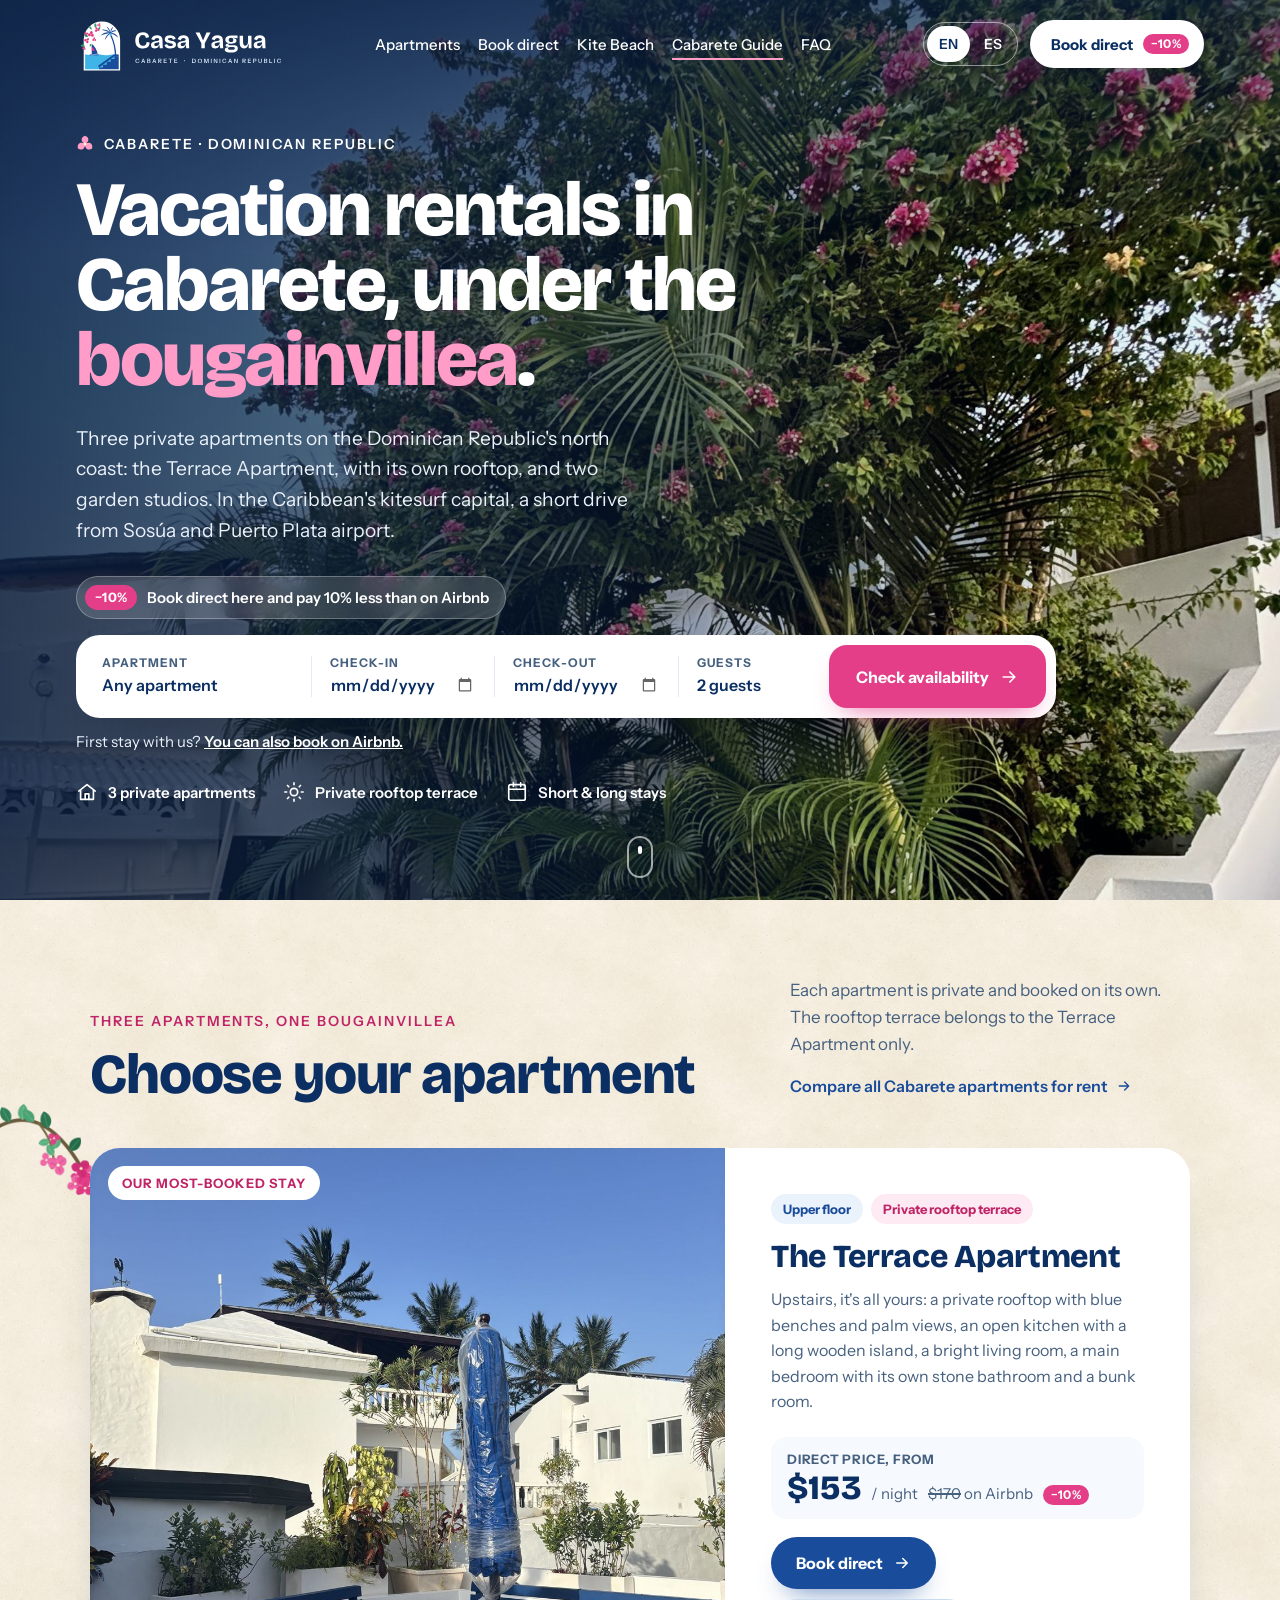
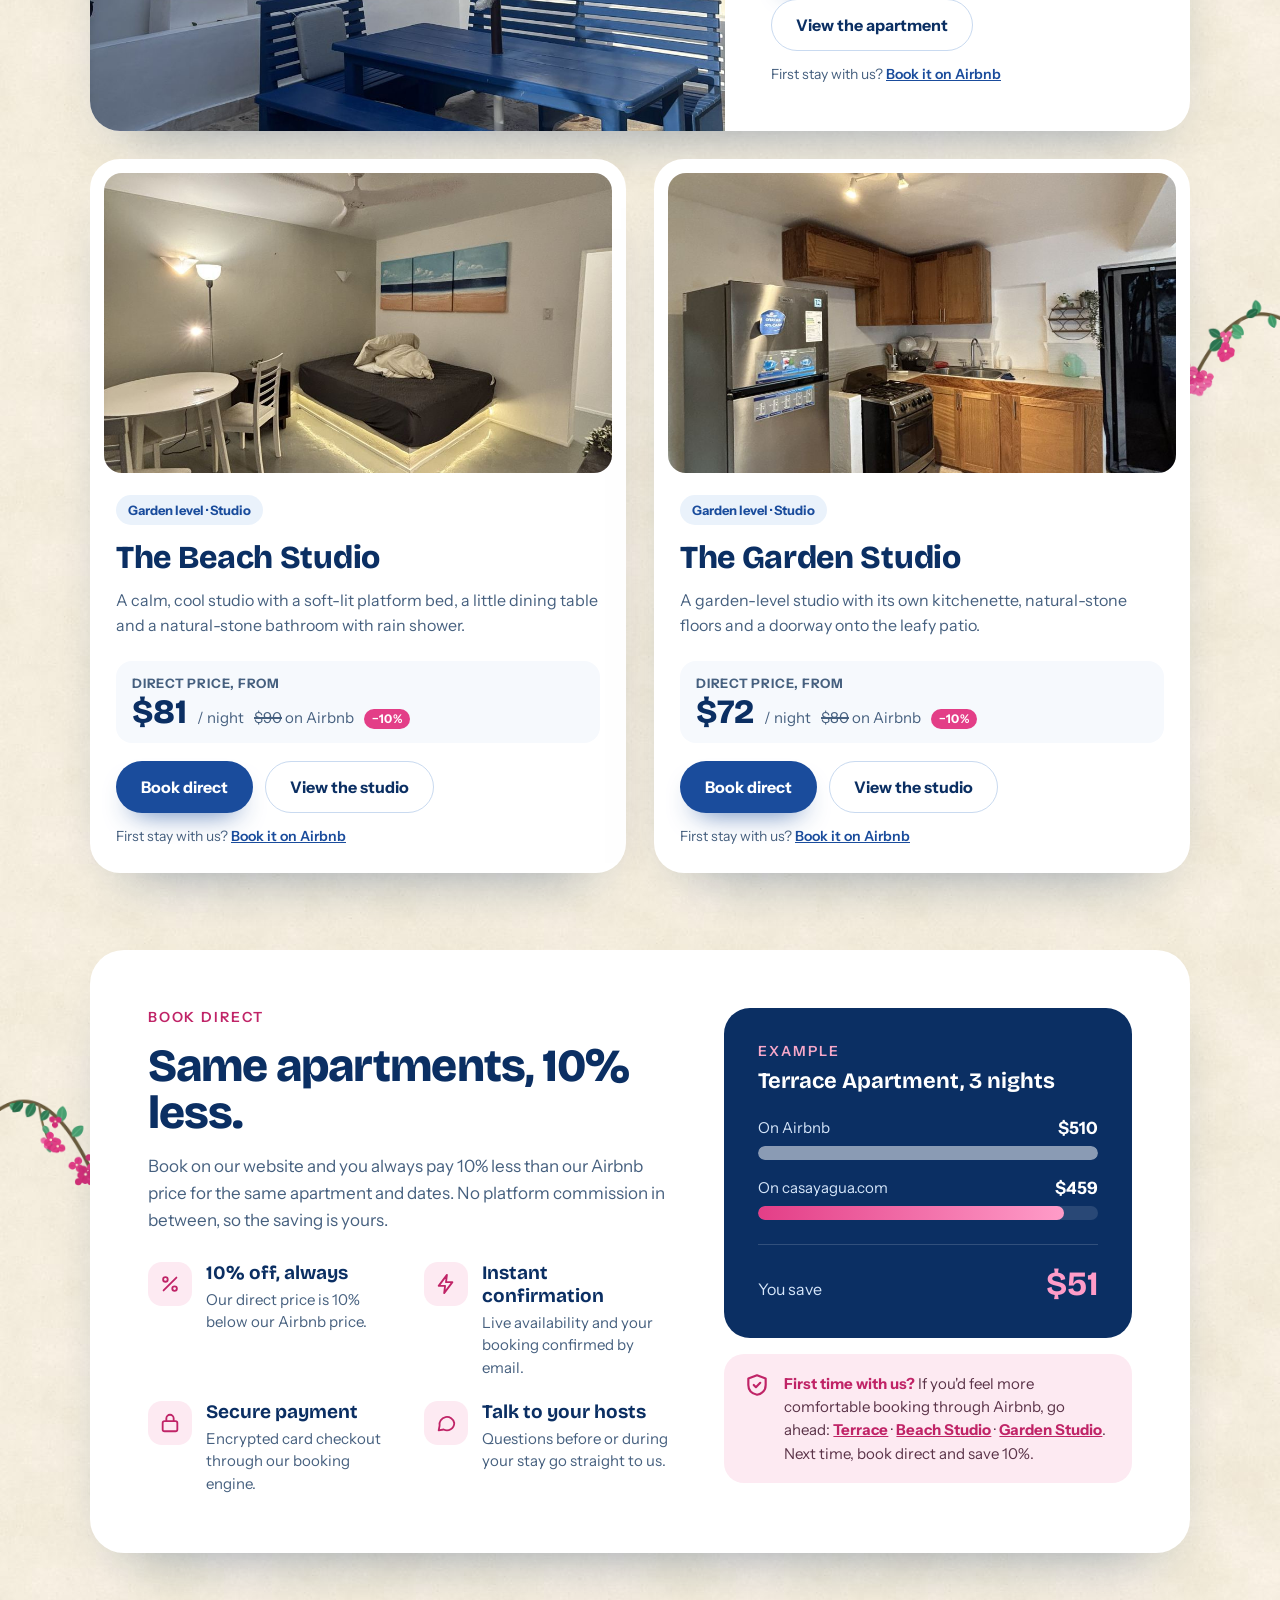
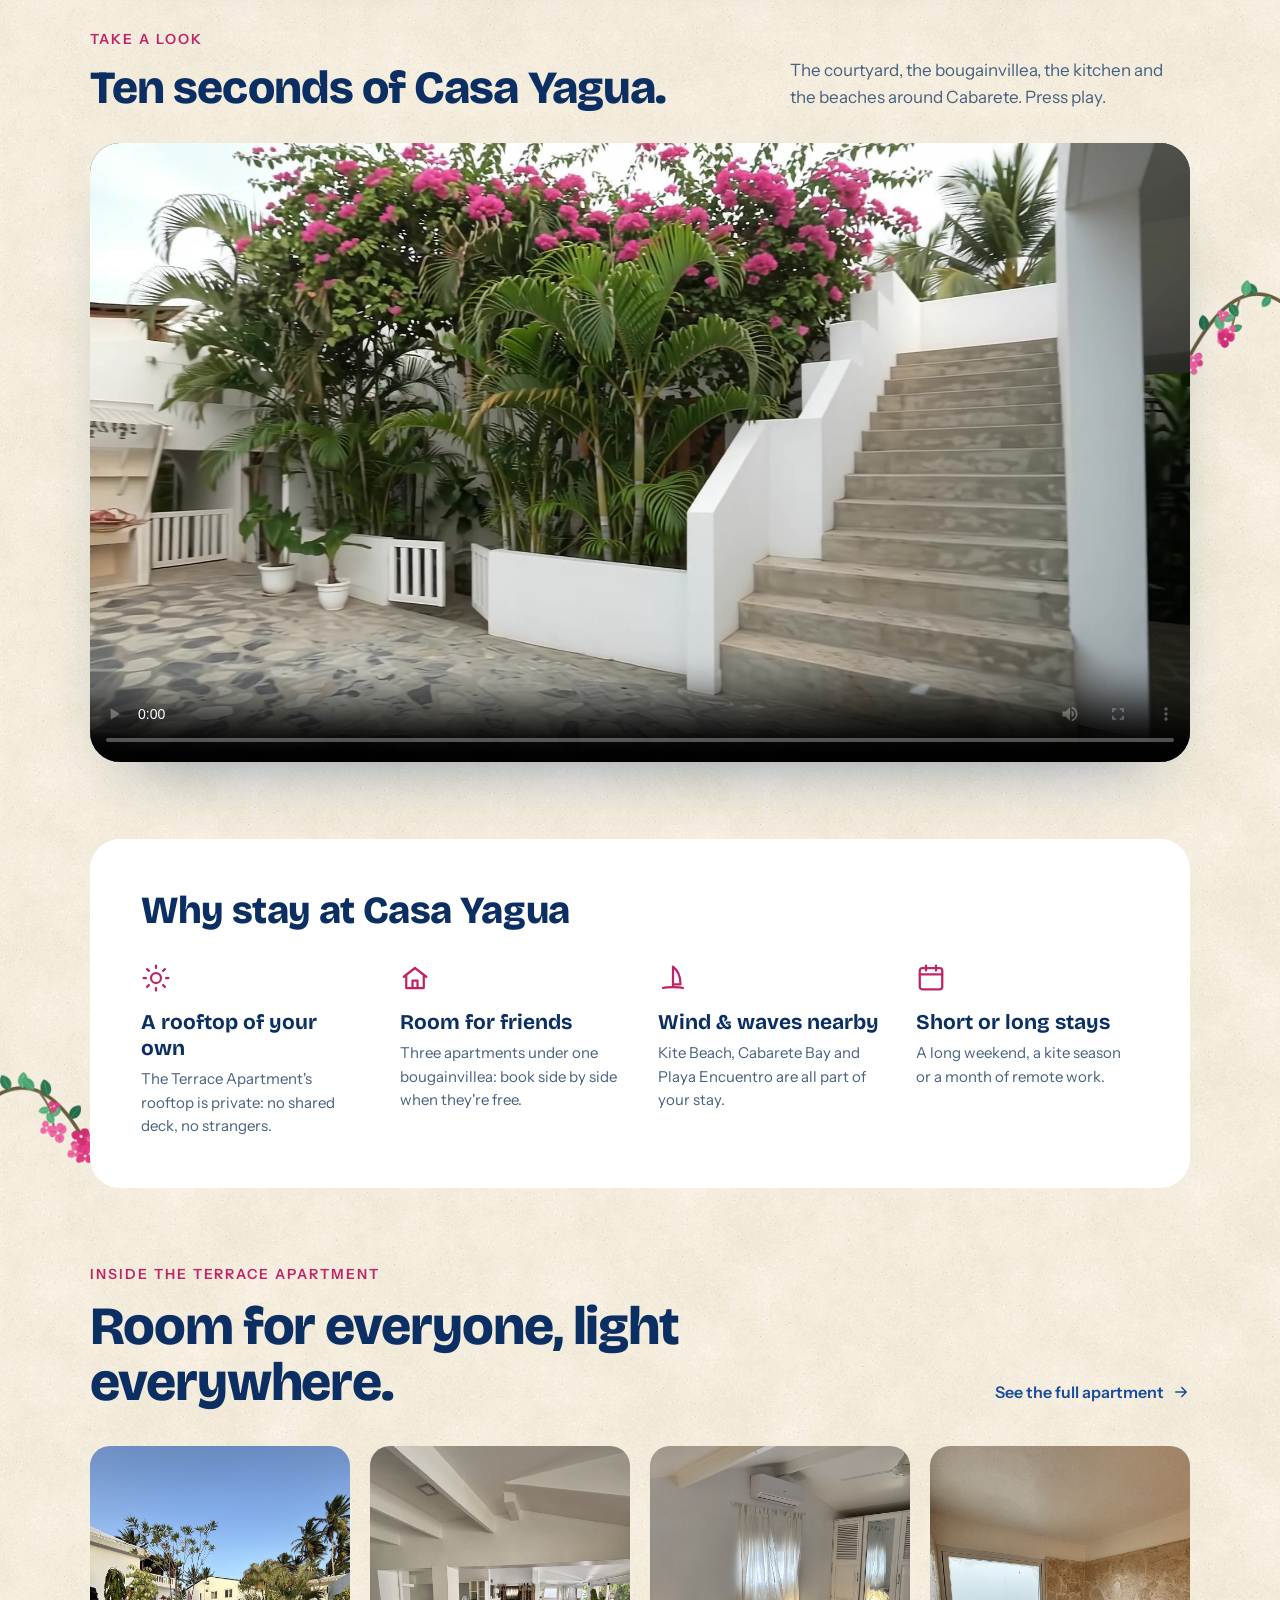
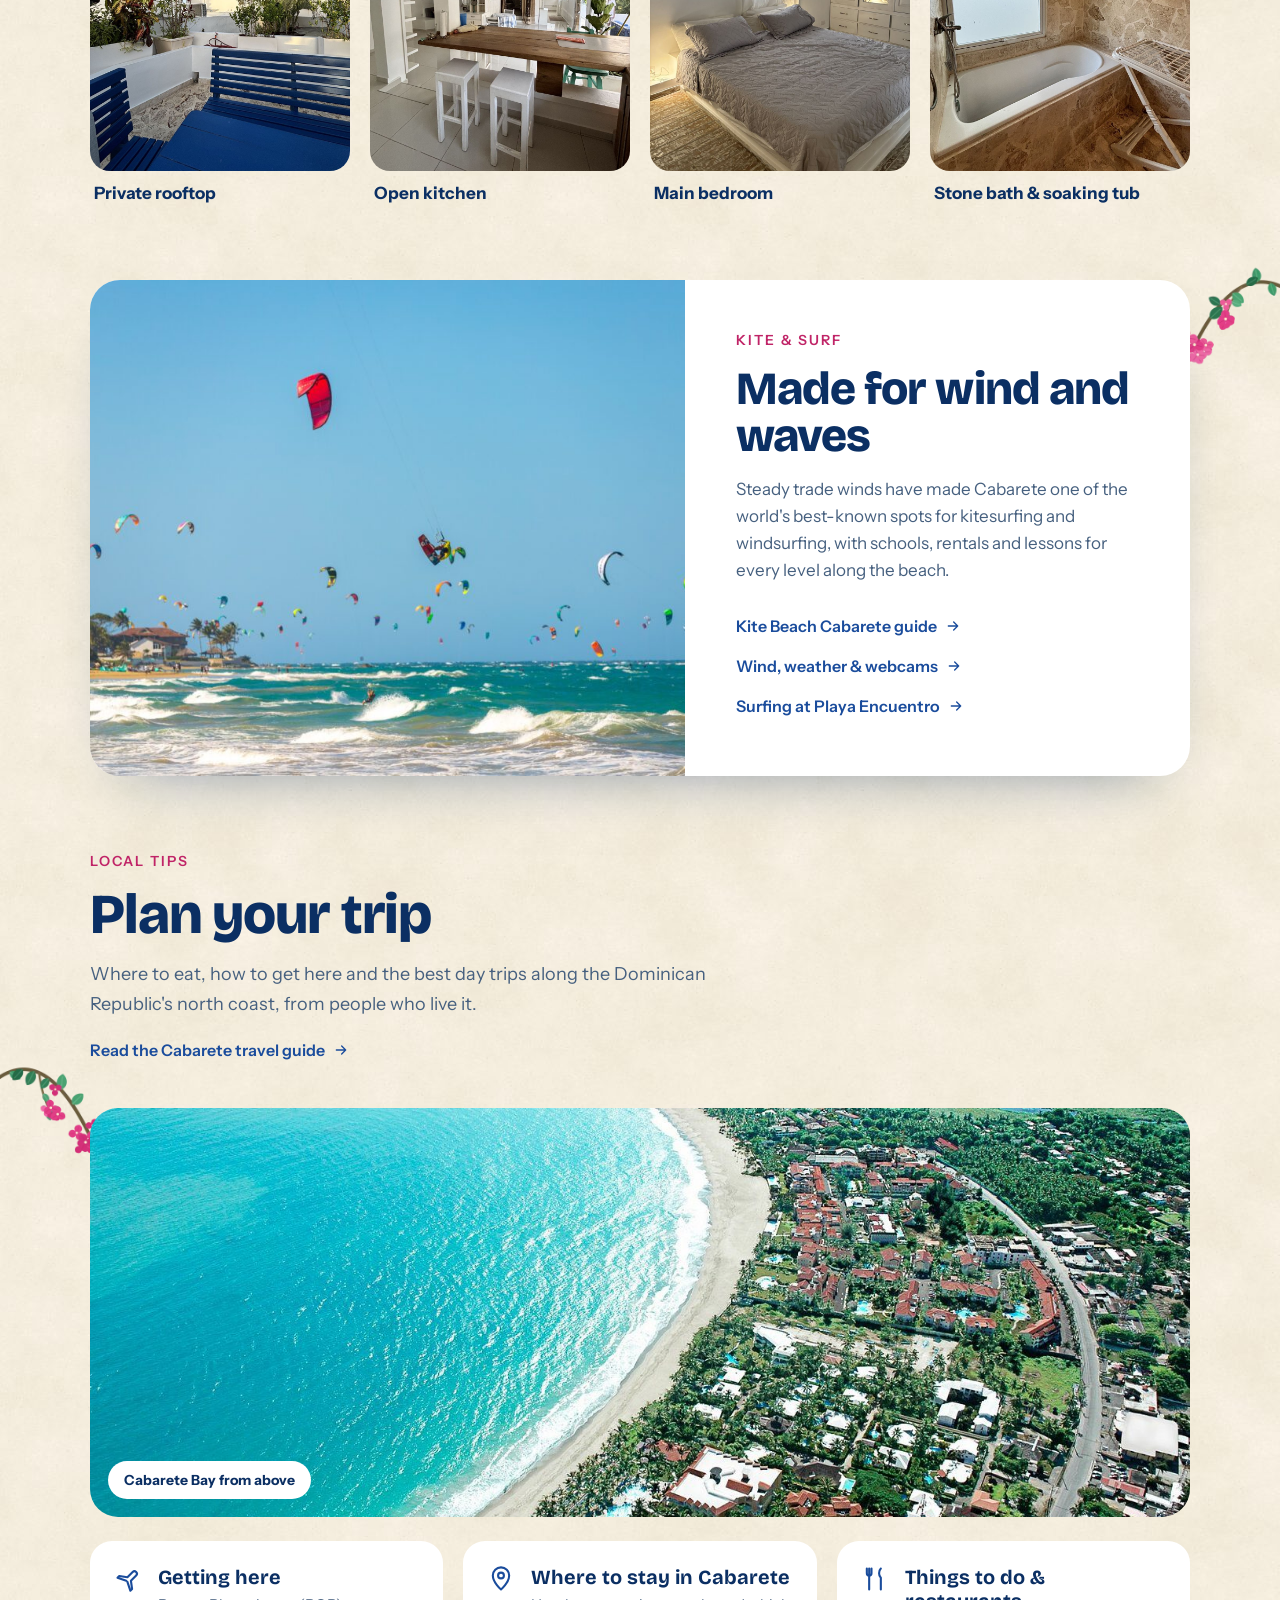
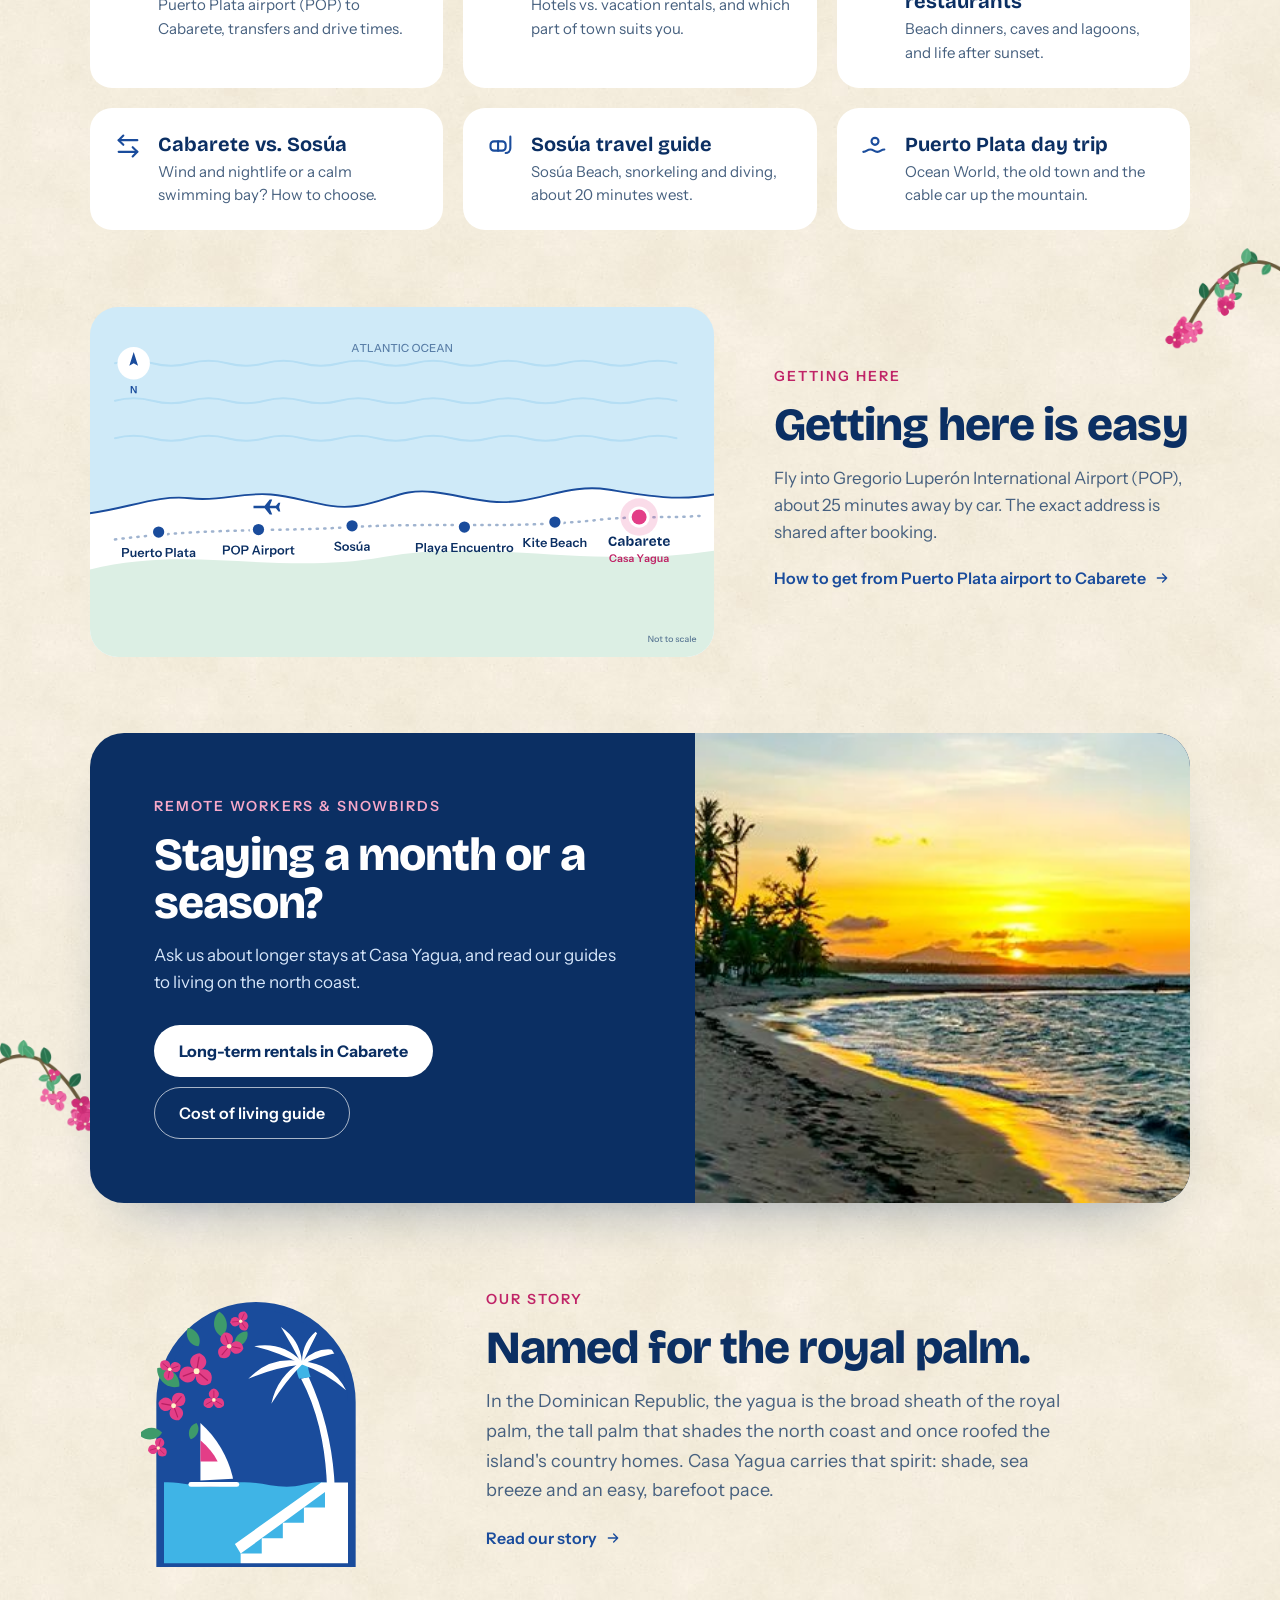
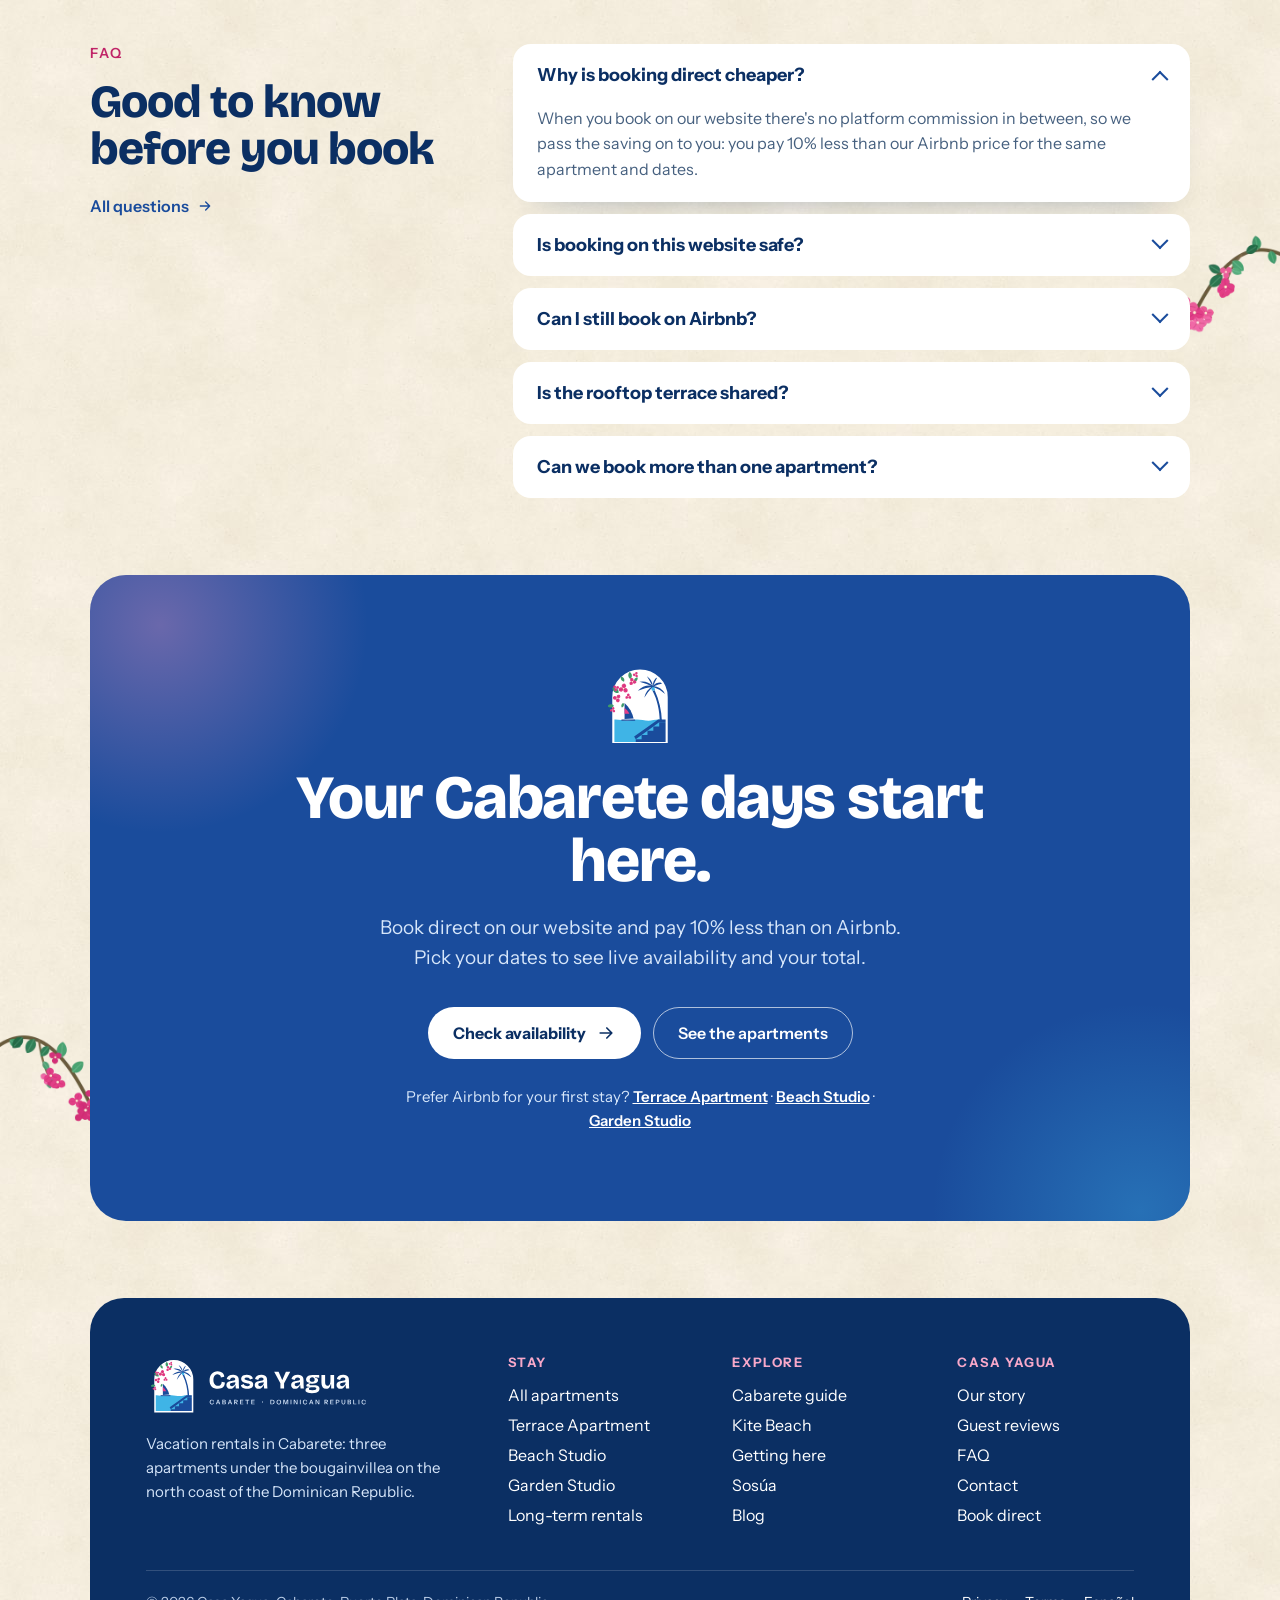
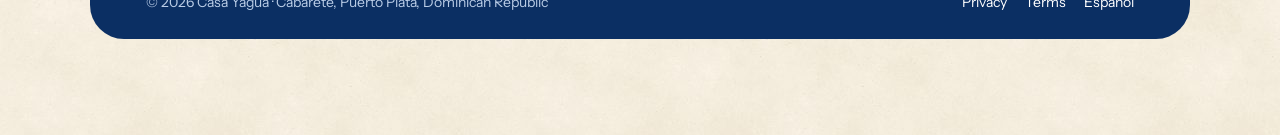
<file: index.html>
<!doctype html>
<html lang="en">
<head>
<meta charset="utf-8">
<meta name="viewport" content="width=device-width, initial-scale=1, viewport-fit=cover">
<title>Vacation Rentals in Cabarete — Book Direct &amp; Save 10% | Casa Yagua</title>
<meta name="description" content="Vacation rentals in Cabarete, Dominican Republic: three private apartments under the bougainvillea. Book direct on our website and pay 10% less than on Airbnb.">
<link rel="canonical" href="https://casayagua.com/">
<link rel="alternate" hreflang="en" href="https://casayagua.com/">
<link rel="alternate" hreflang="es" href="https://casayagua.com/es/">
<link rel="alternate" hreflang="x-default" href="https://casayagua.com/">
<link rel="icon" href="assets/brand/favicon.svg" type="image/svg+xml">
<link rel="apple-touch-icon" href="assets/brand/favicon-512.png">
<meta name="robots" content="noindex">
<meta name="theme-color" content="#0B2F63">
<link rel="preconnect" href="https://fonts.googleapis.com">
<link rel="preconnect" href="https://fonts.gstatic.com" crossorigin>
<link rel="stylesheet" href="https://fonts.googleapis.com/css2?family=Bricolage+Grotesque:opsz,wght@12..96,500..800&amp;family=Instrument+Sans:wght@400..700&amp;display=swap">
<link rel="preload" as="image" href="assets/img/hero-exterior.jpg">
<link rel="stylesheet" href="assets/css/site.css">
<script>document.documentElement.classList.add('js')</script>
</head>
<body>
<a class="skip-link" href="#main">Skip to content</a>

<header class="site-header" id="site-header">
  <div class="header-inner">
    <a class="brand" href="#top" aria-label="Casa Yagua, back to top"><img src="assets/brand/logo-horizontal-white.svg" alt="Casa Yagua — Cabarete, Dominican Republic" width="200" height="56"></a>
    <nav class="main-nav" aria-label="Main">
      <a href="#apartments">Apartments</a>
      <a href="#direct">Book direct</a>
      <a href="#kite-beach">Kite Beach</a>
      <a href="#guide">Cabarete Guide</a>
      <a href="#faq">FAQ</a>
    </nav>
    <div class="header-actions">
      <div class="lang"><span aria-current="page">EN</span><a href="es/" lang="es" aria-label="Ver en español">ES</a></div>
      <a class="btn btn--light header-cta" href="#book" data-book=""><span>Book<span class="label-long"> direct</span></span> <span class="save-pill">−10%</span></a>
      <button class="menu-toggle" type="button" aria-expanded="false" aria-controls="mobile-menu" aria-label="Open menu"><span></span></button>
    </div>
  </div>
</header>

<div class="mobile-menu" id="mobile-menu" aria-hidden="true">
  <a href="#apartments">Apartments</a>
  <a href="#direct">Book direct</a>
  <a href="#kite-beach">Kite Beach</a>
  <a href="#guide">Cabarete Guide</a>
  <a href="#long-stays">Long Stays</a>
  <a href="#faq">FAQ</a>
  <a class="btn btn--pink btn--block" href="#book" data-book="">Book direct and save 10%</a>
  <div class="lang"><span aria-current="page">EN</span><a href="es/" lang="es" aria-label="Ver en español">ES</a></div>
</div>

<main id="main">
<section class="hero" id="top" aria-label="Casa Yagua, vacation rentals in Cabarete">
  <div class="hero-media"><img src="assets/img/hero-exterior.jpg" alt="Casa Yagua's courtyard in Cabarete under a blooming bougainvillea tree, palms and white walls" fetchpriority="high"></div>
  <div class="hero-inner">
    <div class="hero-copy">
      <p class="hero-kicker hero-anim" style="--d:.1s">
        <svg width="18" height="18" viewBox="-12 -12 24 24" aria-hidden="true"><path d="M0 0 C-6 -3 -6 -9 0 -11 C6 -9 6 -3 0 0 Z" fill="#FF9CC8"/><path d="M0 0 C-6 -3 -6 -9 0 -11 C6 -9 6 -3 0 0 Z" fill="#FF9CC8" transform="rotate(120)"/><path d="M0 0 C-6 -3 -6 -9 0 -11 C6 -9 6 -3 0 0 Z" fill="#FF9CC8" transform="rotate(240)"/><circle r="2" fill="#FFF4C7"/></svg>
        Cabarete · Dominican Republic</p>
      <h1 class="hero-anim" style="--d:.2s">Vacation rentals in Cabarete, under the <span class="accent">bougainvillea</span>.</h1>
      <p class="hero-sub hero-anim" style="--d:.35s">Three private apartments on the Dominican Republic's north coast: the Terrace Apartment, with its own rooftop, and two garden studios. In the Caribbean's kitesurf capital, a short drive from Sosúa and Puerto Plata airport.</p>
    </div>
    <p class="direct-badge hero-anim" style="--d:.5s"><span class="save-pill">−10%</span> Book direct here and pay 10% less than on Airbnb</p>
    <form class="bookbar hero-anim" style="--d:.6s" id="bookbar" action="#book" aria-label="Check availability">
      <div class="bookbar-field">
        <label for="bb-apt">Apartment</label>
        <select id="bb-apt" name="apartment">
          <option value="">Any apartment</option>
          <option value="terrace">Terrace Apartment</option>
          <option value="beach">Beach Studio</option>
          <option value="garden">Garden Studio</option>
        </select>
      </div>
      <div class="bookbar-field">
        <label for="bb-in">Check-in</label>
        <input id="bb-in" name="checkin" type="date">
      </div>
      <div class="bookbar-field">
        <label for="bb-out">Check-out</label>
        <input id="bb-out" name="checkout" type="date">
      </div>
      <div class="bookbar-field">
        <label for="bb-guests">Guests</label>
        <select id="bb-guests" name="guests">
          <option value="1">1 guest</option>
          <option value="2" selected>2 guests</option>
          <option value="3">3 guests</option>
          <option value="4">4 guests</option>
          <option value="5">5 guests</option>
          <option value="6">6 guests</option>
        </select>
      </div>
      <button class="btn btn--pink" type="submit">Check availability
        <svg width="20" height="20" viewBox="0 0 24 24" fill="none" stroke="currentColor" stroke-width="2" stroke-linecap="round" stroke-linejoin="round" aria-hidden="true"><path d="M5 12h14M13 6l6 6-6 6"/></svg></button>
    </form>
    <p class="bookbar-note hero-anim" style="--d:.7s">First stay with us? <a href="#direct">You can also book on Airbnb.</a></p>
    <ul class="hero-facts hero-anim" style="--d:.8s">
      <li><svg width="22" height="22" viewBox="0 0 24 24" fill="none" stroke="currentColor" stroke-width="1.8" stroke-linecap="round" stroke-linejoin="round" aria-hidden="true"><path d="M3 11l9-7 9 7"/><path d="M5 10v10h14V10"/><path d="M10 20v-6h4v6"/></svg>3 private apartments</li>
      <li><svg width="22" height="22" viewBox="0 0 24 24" fill="none" stroke="currentColor" stroke-width="1.8" stroke-linecap="round" stroke-linejoin="round" aria-hidden="true"><circle cx="12" cy="12" r="4"/><path d="M12 2v2M12 20v2M4.9 4.9l1.4 1.4M17.7 17.7l1.4 1.4M2 12h2M20 12h2M4.9 19.1l1.4-1.4M17.7 6.3l1.4-1.4"/></svg>Private rooftop terrace</li>
      <li><svg width="22" height="22" viewBox="0 0 24 24" fill="none" stroke="currentColor" stroke-width="1.8" stroke-linecap="round" stroke-linejoin="round" aria-hidden="true"><rect x="3" y="4" width="18" height="17" rx="2"/><path d="M3 9h18M8 2v4M16 2v4"/></svg>Short &amp; long stays</li>
    </ul>
  </div>
  <span class="hero-scroll" aria-hidden="true"></span>
</section>

<div class="decor">
<div class="sprig sprig--l" aria-hidden="true"></div>
<div class="sprig sprig--r" aria-hidden="true"></div>

<section class="section" id="apartments" aria-labelledby="apartments-title">
  <div class="wrap">
    <div class="section-head" data-reveal>
      <div>
        <p class="eyebrow">Three apartments, one bougainvillea</p>
        <h2 class="h2" id="apartments-title">Choose your apartment</h2>
      </div>
      <div>
        <p class="lead" style="margin:0">Each apartment is private and booked on its own. The rooftop terrace belongs to the Terrace Apartment only.</p>
        <a class="link-arrow" href="#" style="margin-top:10px">Compare all Cabarete apartments for rent <svg width="16" height="16" viewBox="0 0 24 24" fill="none" stroke="currentColor" stroke-width="2" stroke-linecap="round" stroke-linejoin="round" aria-hidden="true"><path d="M5 12h14M13 6l6 6-6 6"/></svg></a>
      </div>
    </div>

    <article class="apt apt--featured" data-reveal>
      <div class="apt-media media-zoom">
        <img src="assets/img/rooftop-terrace.jpg" alt="Private rooftop terrace of the Terrace Apartment in Cabarete with blue table, benches and parasol" loading="lazy">
        <span class="apt-flag">Our most-booked stay</span>
      </div>
      <div class="apt-body">
        <div class="tags"><span class="tag">Upper floor</span><span class="tag tag--pink">Private rooftop terrace</span></div>
        <h3 class="h3">The Terrace Apartment</h3>
        <p>Upstairs, it's all yours: a private rooftop with blue benches and palm views, an open kitchen with a long wooden island, a bright living room, a main bedroom with its own stone bathroom and a bunk room.</p>
        <div class="price">
          <span class="price-from">Direct price, from</span>
          <span class="price-now" data-price="terrace.direct">$153</span><span class="price-unit">/ night</span>
          <span class="price-was"><s data-price="terrace.airbnb">$170</s> on Airbnb</span>
          <span class="save-pill">−10%</span>
        </div>
        <div class="apt-actions">
          <a class="btn btn--primary" href="#book" data-book="terrace">Book direct <svg width="18" height="18" viewBox="0 0 24 24" fill="none" stroke="currentColor" stroke-width="2" stroke-linecap="round" stroke-linejoin="round" aria-hidden="true"><path d="M5 12h14M13 6l6 6-6 6"/></svg></a>
          <a class="btn btn--outline" href="#">View the apartment</a>
        </div>
        <p class="apt-alt">First stay with us? <a href="https://www.airbnb.com/" data-airbnb="terrace" rel="noopener">Book it on Airbnb</a></p>
      </div>
    </article>

    <div class="apt-row">
      <article class="apt apt--small" data-reveal style="--i:0">
        <div class="apt-media media-zoom"><img src="assets/img/beach-studio-bedroom.jpg" alt="The Beach Studio in Cabarete: platform bed with soft lighting, beach painting and ceiling fan" loading="lazy"></div>
        <div class="apt-body">
          <span class="tag">Garden level · Studio</span>
          <h3 class="h3">The Beach Studio</h3>
          <p>A calm, cool studio with a soft-lit platform bed, a little dining table and a natural-stone bathroom with rain shower.</p>
          <div class="price">
            <span class="price-from">Direct price, from</span>
            <span class="price-now" data-price="beach.direct">$81</span><span class="price-unit">/ night</span>
            <span class="price-was"><s data-price="beach.airbnb">$90</s> on Airbnb</span>
            <span class="save-pill">−10%</span>
          </div>
          <div class="apt-actions">
            <a class="btn btn--primary" href="#book" data-book="beach">Book direct</a>
            <a class="btn btn--outline" href="#">View the studio</a>
          </div>
          <p class="apt-alt">First stay with us? <a href="https://www.airbnb.com/" data-airbnb="beach" rel="noopener">Book it on Airbnb</a></p>
        </div>
      </article>
      <article class="apt apt--small" data-reveal style="--i:1">
        <div class="apt-media media-zoom"><img src="assets/img/garden-studio-kitchenette.jpg" alt="The Garden Studio in Cabarete: kitchenette with wood cabinets, fridge and gas range on stone floors" loading="lazy"></div>
        <div class="apt-body">
          <span class="tag">Garden level · Studio</span>
          <h3 class="h3">The Garden Studio</h3>
          <p>A garden-level studio with its own kitchenette, natural-stone floors and a doorway onto the leafy patio.</p>
          <div class="price">
            <span class="price-from">Direct price, from</span>
            <span class="price-now" data-price="garden.direct">$72</span><span class="price-unit">/ night</span>
            <span class="price-was"><s data-price="garden.airbnb">$80</s> on Airbnb</span>
            <span class="save-pill">−10%</span>
          </div>
          <div class="apt-actions">
            <a class="btn btn--primary" href="#book" data-book="garden">Book direct</a>
            <a class="btn btn--outline" href="#">View the studio</a>
          </div>
          <p class="apt-alt">First stay with us? <a href="https://www.airbnb.com/" data-airbnb="garden" rel="noopener">Book it on Airbnb</a></p>
        </div>
      </article>
    </div>
  </div>
</section>

<section class="section" id="direct" aria-labelledby="direct-title">
  <div class="wrap">
    <div class="direct" data-reveal>
      <div class="direct-copy">
        <p class="eyebrow">Book direct</p>
        <h2 class="h2 h2--md" id="direct-title">Same apartments, 10% less.</h2>
        <p class="lead">Book on our website and you always pay 10% less than our Airbnb price for the same apartment and dates. No platform commission in between, so the saving is yours.</p>
        <ul class="benefits">
          <li data-reveal style="--i:0"><span class="benefit-icon"><svg width="22" height="22" viewBox="0 0 24 24" fill="none" stroke="#C02467" stroke-width="2" stroke-linecap="round" stroke-linejoin="round" aria-hidden="true"><path d="M19 5L5 19"/><circle cx="7" cy="7" r="2.5"/><circle cx="17" cy="17" r="2.5"/></svg></span><div><h3>10% off, always</h3><p>Our direct price is 10% below our Airbnb price.</p></div></li>
          <li data-reveal style="--i:1"><span class="benefit-icon"><svg width="22" height="22" viewBox="0 0 24 24" fill="none" stroke="#C02467" stroke-width="2" stroke-linecap="round" stroke-linejoin="round" aria-hidden="true"><path d="M13 2L4 14h7l-1 8 9-12h-7z"/></svg></span><div><h3>Instant confirmation</h3><p>Live availability and your booking confirmed by email.</p></div></li>
          <li data-reveal style="--i:2"><span class="benefit-icon"><svg width="22" height="22" viewBox="0 0 24 24" fill="none" stroke="#C02467" stroke-width="2" stroke-linecap="round" stroke-linejoin="round" aria-hidden="true"><rect x="4" y="10" width="16" height="11" rx="2"/><path d="M8 10V7a4 4 0 0 1 8 0v3"/></svg></span><div><h3>Secure payment</h3><p>Encrypted card checkout through our booking engine.</p></div></li>
          <li data-reveal style="--i:3"><span class="benefit-icon"><svg width="22" height="22" viewBox="0 0 24 24" fill="none" stroke="#C02467" stroke-width="2" stroke-linecap="round" stroke-linejoin="round" aria-hidden="true"><path d="M21 12a8 8 0 0 1-11.6 7.1L4 20l1-5A8 8 0 1 1 21 12z"/></svg></span><div><h3>Talk to your hosts</h3><p>Questions before or during your stay go straight to us.</p></div></li>
        </ul>
      </div>
      <div class="direct-compare">
        <div class="compare-card" data-reveal="zoom">
          <p class="eyebrow eyebrow--light">Example</p>
          <p class="compare-title">Terrace Apartment, 3 nights</p>
          <div class="bars">
            <div>
              <div class="bar-label"><span>On Airbnb</span><b data-calc="terrace.airbnb.3">$510</b></div>
              <div class="bar"><span style="--w:100%"></span></div>
            </div>
            <div class="bar--direct">
              <div class="bar-label"><span>On casayagua.com</span><b data-calc="terrace.direct.3">$459</b></div>
              <div class="bar"><span style="--w:90%"></span></div>
            </div>
          </div>
          <div class="compare-save"><span>You save</span><b data-calc="terrace.save.3">$51</b></div>
        </div>
        <div class="trust" data-reveal style="--i:1">
          <svg width="26" height="26" viewBox="0 0 24 24" fill="none" stroke="#C02467" stroke-width="2" stroke-linecap="round" stroke-linejoin="round" aria-hidden="true" style="flex:none"><path d="M12 3l8 3v6c0 5-3.5 8-8 9-4.5-1-8-4-8-9V6z"/><path d="M9 12l2 2 4-4"/></svg>
          <p><b>First time with us?</b> If you'd feel more comfortable booking through Airbnb, go ahead: <a href="https://www.airbnb.com/" data-airbnb="terrace" rel="noopener">Terrace</a> · <a href="https://www.airbnb.com/" data-airbnb="beach" rel="noopener">Beach&nbsp;Studio</a> · <a href="https://www.airbnb.com/" data-airbnb="garden" rel="noopener">Garden&nbsp;Studio</a>. Next time, book direct and save 10%.</p>
        </div>
      </div>
    </div>
  </div>
</section>

<section class="section" aria-labelledby="video-title">
  <div class="wrap">
    <div class="section-head" data-reveal>
      <div>
        <p class="eyebrow">Take a look</p>
        <h2 class="h2 h2--md" id="video-title">Ten seconds of Casa Yagua.</h2>
      </div>
      <p class="lead" style="margin:0">The courtyard, the bougainvillea, the kitchen and the beaches around Cabarete. Press play.</p>
    </div>
    <div class="video-frame" data-reveal="zoom">
      <video src="assets/video/casa-yagua-promo.mp4" poster="assets/video/casa-yagua-promo-poster.jpg" controls playsinline preload="metadata" aria-label="Casa Yagua promotional video: Cabarete beaches, the courtyard with bougainvillea, the kitchen and kitesurfing"></video>
    </div>
  </div>
</section>

<section class="section" aria-labelledby="why-title">
  <div class="wrap panel" data-reveal>
    <h2 class="h3" id="why-title" style="font-size:clamp(28px,3vw,40px)">Why stay at Casa Yagua</h2>
    <ul class="why-list">
      <li data-reveal style="--i:0"><svg width="30" height="30" viewBox="0 0 24 24" fill="none" stroke="#C02467" stroke-width="1.8" stroke-linecap="round" stroke-linejoin="round" aria-hidden="true"><circle cx="12" cy="12" r="4"/><path d="M12 2v2M12 20v2M4.9 4.9l1.4 1.4M17.7 17.7l1.4 1.4M2 12h2M20 12h2M4.9 19.1l1.4-1.4M17.7 6.3l1.4-1.4"/></svg><h3>A rooftop of your own</h3><p>The Terrace Apartment's rooftop is private: no shared deck, no strangers.</p></li>
      <li data-reveal style="--i:1"><svg width="30" height="30" viewBox="0 0 24 24" fill="none" stroke="#C02467" stroke-width="1.8" stroke-linecap="round" stroke-linejoin="round" aria-hidden="true"><path d="M3 11l9-7 9 7"/><path d="M5 10v10h14V10"/><path d="M10 20v-6h4v6"/></svg><h3>Room for friends</h3><p>Three apartments under one bougainvillea: book side by side when they're free.</p></li>
      <li data-reveal style="--i:2"><svg width="30" height="30" viewBox="0 0 24 24" fill="none" stroke="#C02467" stroke-width="1.8" stroke-linecap="round" stroke-linejoin="round" aria-hidden="true"><path d="M12 3v15"/><path d="M12 3c4 3 6 8 6 14h-6"/><path d="M4 20c3-1 13-1 16 0"/></svg><h3>Wind &amp; waves nearby</h3><p>Kite Beach, Cabarete Bay and Playa Encuentro are all part of your stay.</p></li>
      <li data-reveal style="--i:3"><svg width="30" height="30" viewBox="0 0 24 24" fill="none" stroke="#C02467" stroke-width="1.8" stroke-linecap="round" stroke-linejoin="round" aria-hidden="true"><rect x="3" y="4" width="18" height="17" rx="2"/><path d="M3 9h18M8 2v4M16 2v4"/></svg><h3>Short or long stays</h3><p>A long weekend, a kite season or a month of remote work.</p></li>
    </ul>
  </div>
</section>

<section class="section" id="terrace-apartment" aria-labelledby="terrace-title">
  <div class="wrap">
    <div class="section-head" data-reveal>
      <div>
        <p class="eyebrow">Inside the Terrace Apartment</p>
        <h2 class="h2" id="terrace-title" style="font-size:clamp(34px,4.2vw,54px)">Room for everyone, light everywhere.</h2>
      </div>
      <a class="link-arrow" href="#" style="flex:0 0 auto">See the full apartment <svg width="18" height="18" viewBox="0 0 24 24" fill="none" stroke="currentColor" stroke-width="2" stroke-linecap="round" stroke-linejoin="round" aria-hidden="true"><path d="M5 12h14M13 6l6 6-6 6"/></svg></a>
    </div>
    <div class="gallery">
      <figure data-reveal style="--i:0"><div class="media-zoom"><img src="assets/img/terrace-benches.jpg" alt="Blue benches and table on the private rooftop, surrounded by palms" loading="lazy"></div><figcaption>Private rooftop</figcaption></figure>
      <figure data-reveal style="--i:1"><div class="media-zoom"><img src="assets/img/kitchen-island.jpg" alt="Open kitchen with a long wooden island and white bar stools" loading="lazy"></div><figcaption>Open kitchen</figcaption></figure>
      <figure data-reveal style="--i:2"><div class="media-zoom"><img src="assets/img/main-bedroom.jpg" alt="Main bedroom with a large bed, white wardrobe and window seat" loading="lazy"></div><figcaption>Main bedroom</figcaption></figure>
      <figure data-reveal style="--i:3"><div class="media-zoom"><img src="assets/img/stone-bathtub.jpg" alt="Soaking tub set in natural stone" loading="lazy"></div><figcaption>Stone bath &amp; soaking tub</figcaption></figure>
    </div>
  </div>
</section>

<section class="section" id="kite-beach" aria-labelledby="kite-title">
  <div class="wrap split" data-reveal>
    <div class="split-media media-zoom"><img src="assets/img/coast-kitesurf.jpg" alt="Dozens of colorful kites over the waves at Kite Beach, Cabarete" loading="lazy"></div>
    <div class="split-body">
      <p class="eyebrow">Kite &amp; surf</p>
      <h2 class="h2 h2--md" id="kite-title">Made for wind and waves</h2>
      <p class="lead">Steady trade winds have made Cabarete one of the world's best-known spots for kitesurfing and windsurfing, with schools, rentals and lessons for every level along the beach.</p>
      <ul class="link-list">
        <li><a class="link-arrow" href="#">Kite Beach Cabarete guide <svg width="16" height="16" viewBox="0 0 24 24" fill="none" stroke="currentColor" stroke-width="2" stroke-linecap="round" stroke-linejoin="round" aria-hidden="true"><path d="M5 12h14M13 6l6 6-6 6"/></svg></a></li>
        <li><a class="link-arrow" href="#">Wind, weather &amp; webcams <svg width="16" height="16" viewBox="0 0 24 24" fill="none" stroke="currentColor" stroke-width="2" stroke-linecap="round" stroke-linejoin="round" aria-hidden="true"><path d="M5 12h14M13 6l6 6-6 6"/></svg></a></li>
        <li><a class="link-arrow" href="#">Surfing at Playa Encuentro <svg width="16" height="16" viewBox="0 0 24 24" fill="none" stroke="currentColor" stroke-width="2" stroke-linecap="round" stroke-linejoin="round" aria-hidden="true"><path d="M5 12h14M13 6l6 6-6 6"/></svg></a></li>
      </ul>
    </div>
  </div>
</section>

<section class="section" id="guide" aria-labelledby="guide-title">
  <div class="wrap">
    <div style="max-width:760px" data-reveal>
      <p class="eyebrow">Local tips</p>
      <h2 class="h2" id="guide-title">Plan your trip</h2>
      <p class="lead lead--lg" style="max-width:640px">Where to eat, how to get here and the best day trips along the Dominican Republic's north coast, from people who live it.</p>
      <a class="link-arrow" href="#" style="margin-top:12px">Read the Cabarete travel guide <svg width="16" height="16" viewBox="0 0 24 24" fill="none" stroke="currentColor" stroke-width="2" stroke-linecap="round" stroke-linejoin="round" aria-hidden="true"><path d="M5 12h14M13 6l6 6-6 6"/></svg></a>
    </div>
    <figure class="guide-photo media-zoom" data-reveal="zoom">
      <img src="assets/img/coast-cabarete-aerial.jpg" alt="Aerial view of Cabarete Bay's long crescent beach, turquoise water and palm-lined town" loading="lazy">
      <figcaption>Cabarete Bay from above</figcaption>
    </figure>
    <div class="guide-cards">
      <a class="guide-card" href="#getting-here" data-reveal style="--i:0"><svg width="28" height="28" viewBox="0 0 24 24" fill="none" stroke="#1A4C9C" stroke-width="1.8" stroke-linecap="round" stroke-linejoin="round" aria-hidden="true"><path d="M10.5 13.5L3 11l1.5-1.5 7 1L16 6a2 2 0 0 1 3 3l-4.5 4.5 1 7L14 22l-2.5-7.5"/></svg><span><b>Getting here</b><small>Puerto Plata airport (POP) to Cabarete, transfers and drive times.</small></span></a>
      <a class="guide-card" href="#" data-reveal style="--i:1"><svg width="28" height="28" viewBox="0 0 24 24" fill="none" stroke="#1A4C9C" stroke-width="1.8" stroke-linecap="round" stroke-linejoin="round" aria-hidden="true"><path d="M12 21s-7-6-7-12a7 7 0 0 1 14 0c0 6-7 12-7 12z"/><circle cx="12" cy="9" r="2.5"/></svg><span><b>Where to stay in Cabarete</b><small>Hotels vs. vacation rentals, and which part of town suits you.</small></span></a>
      <a class="guide-card" href="#" data-reveal style="--i:2"><svg width="28" height="28" viewBox="0 0 24 24" fill="none" stroke="#1A4C9C" stroke-width="1.8" stroke-linecap="round" stroke-linejoin="round" aria-hidden="true"><path d="M7 3v8M5 3v4a2 2 0 0 0 4 0V3M7 11v10"/><path d="M17 3c-2 2-2 6 0 8v10"/></svg><span><b>Things to do &amp; restaurants</b><small>Beach dinners, caves and lagoons, and life after sunset.</small></span></a>
      <a class="guide-card" href="#" data-reveal style="--i:0"><svg width="28" height="28" viewBox="0 0 24 24" fill="none" stroke="#1A4C9C" stroke-width="1.8" stroke-linecap="round" stroke-linejoin="round" aria-hidden="true"><path d="M4 7h16M4 17h16"/><path d="M8 3L4 7l4 4M16 13l4 4-4 4"/></svg><span><b>Cabarete vs. Sosúa</b><small>Wind and nightlife or a calm swimming bay? How to choose.</small></span></a>
      <a class="guide-card" href="#" data-reveal style="--i:1"><svg width="28" height="28" viewBox="0 0 24 24" fill="none" stroke="#1A4C9C" stroke-width="1.8" stroke-linecap="round" stroke-linejoin="round" aria-hidden="true"><rect x="3" y="8" width="13" height="8" rx="3"/><path d="M9.5 8v8"/><path d="M20 4v10a4 4 0 0 1-4 4"/></svg><span><b>Sosúa travel guide</b><small>Sosúa Beach, snorkeling and diving, about 20 minutes west.</small></span></a>
      <a class="guide-card" href="#" data-reveal style="--i:2"><svg width="28" height="28" viewBox="0 0 24 24" fill="none" stroke="#1A4C9C" stroke-width="1.8" stroke-linecap="round" stroke-linejoin="round" aria-hidden="true"><path d="M2 17c3 0 3-2 6-2s3 2 6 2 3-2 6-2"/><circle cx="12" cy="8" r="3"/></svg><span><b>Puerto Plata day trip</b><small>Ocean World, the old town and the cable car up the mountain.</small></span></a>
    </div>
  </div>
</section>

<section class="section" id="getting-here" aria-labelledby="getting-title">
  <div class="wrap duo">
    <div class="duo-media" data-reveal="left"><img src="assets/img/map-north-coast-en.svg" alt="Schematic map of the north coast from Puerto Plata to Cabarete, showing POP airport, Sosúa, Playa Encuentro and Kite Beach" loading="lazy"></div>
    <div class="duo-body" data-reveal="right">
      <p class="eyebrow">Getting here</p>
      <h2 class="h2 h2--md" id="getting-title">Getting here is easy</h2>
      <p class="lead">Fly into Gregorio Luperón International Airport (POP), about 25 minutes away by car. The exact address is shared after booking.</p>
      <a class="link-arrow" href="#" style="margin-top:14px">How to get from Puerto Plata airport to Cabarete <svg width="16" height="16" viewBox="0 0 24 24" fill="none" stroke="currentColor" stroke-width="2" stroke-linecap="round" stroke-linejoin="round" aria-hidden="true"><path d="M5 12h14M13 6l6 6-6 6"/></svg></a>
    </div>
  </div>
</section>

<section class="section" id="long-stays" aria-labelledby="long-title">
  <div class="wrap split split--dark" data-reveal>
    <div class="split-body" style="flex:6 1 420px;padding:clamp(36px,5vw,64px)">
      <p class="eyebrow eyebrow--light">Remote workers &amp; snowbirds</p>
      <h2 class="h2 h2--md" id="long-title">Staying a month or a season?</h2>
      <p class="lead" style="max-width:480px">Ask us about longer stays at Casa Yagua, and read our guides to living on the north coast.</p>
      <div class="apt-actions" style="margin-top:28px">
        <a class="btn btn--light" href="#">Long-term rentals in Cabarete</a>
        <a class="btn btn--ghost" href="#">Cost of living guide</a>
      </div>
    </div>
    <div class="split-media media-zoom" style="flex:5 1 340px;min-height:300px"><img src="assets/img/coast-sunset.jpg" alt="Golden sunset over a palm-fringed beach on the north coast" loading="lazy" style="object-position:45% 50%"></div>
  </div>
</section>

<section class="section" aria-labelledby="name-title">
  <div class="wrap duo" style="gap:clamp(36px,5vw,72px)">
    <div class="story-mark" data-reveal="zoom"><img src="assets/brand/mark-color.svg" alt="Casa Yagua emblem: a whitewashed arch with bougainvillea, a royal palm, white stairs and a windsurf sail" loading="lazy"></div>
    <div class="story-body" data-reveal>
      <p class="eyebrow">Our story</p>
      <h2 class="h2 h2--md" id="name-title">Named for the royal palm.</h2>
      <p class="lead lead--lg" style="max-width:600px">In the Dominican Republic, the yagua is the broad sheath of the royal palm, the tall palm that shades the north coast and once roofed the island's country homes. Casa Yagua carries that spirit: shade, sea breeze and an easy, barefoot pace.</p>
      <a class="link-arrow" href="#" style="margin-top:14px">Read our story <svg width="16" height="16" viewBox="0 0 24 24" fill="none" stroke="currentColor" stroke-width="2" stroke-linecap="round" stroke-linejoin="round" aria-hidden="true"><path d="M5 12h14M13 6l6 6-6 6"/></svg></a>
    </div>
  </div>
</section>

<section class="section" id="faq" aria-labelledby="faq-title">
  <div class="wrap faq">
    <div class="faq-head" data-reveal>
      <p class="eyebrow">FAQ</p>
      <h2 class="h2 h2--md" id="faq-title">Good to know before you book</h2>
      <a class="link-arrow" href="#" style="margin-top:16px">All questions <svg width="16" height="16" viewBox="0 0 24 24" fill="none" stroke="currentColor" stroke-width="2" stroke-linecap="round" stroke-linejoin="round" aria-hidden="true"><path d="M5 12h14M13 6l6 6-6 6"/></svg></a>
    </div>
    <div class="faq-list">
      <details open data-reveal style="--i:0"><summary>Why is booking direct cheaper?</summary><p>When you book on our website there's no platform commission in between, so we pass the saving on to you: you pay 10% less than our Airbnb price for the same apartment and dates.</p></details>
      <details data-reveal style="--i:1"><summary>Is booking on this website safe?</summary><p>Yes. Payment goes through our booking engine's secure, encrypted checkout, and you get your confirmation by email right away.</p></details>
      <details data-reveal style="--i:2"><summary>Can I still book on Airbnb?</summary><p>Of course. If it's your first time with us and you'd feel more comfortable on Airbnb, each apartment is listed there too. Next time, book direct and save 10%.</p></details>
      <details data-reveal style="--i:3"><summary>Is the rooftop terrace shared?</summary><p>No. The rooftop is private and reserved for guests of the Terrace Apartment. The two garden studios don't have access to it.</p></details>
      <details data-reveal style="--i:4"><summary>Can we book more than one apartment?</summary><p>Yes. Each apartment is booked on its own, so families and friends can reserve two or three side by side when they're available.</p></details>
    </div>
  </div>
</section>

<section class="section" id="book" aria-labelledby="book-title">
  <div class="wrap cta" data-reveal="zoom">
    <div class="cta-inner">
      <img src="assets/brand/mark-reverse.svg" alt="" aria-hidden="true">
      <h2 id="book-title">Your Cabarete days start here.</h2>
      <p>Book direct on our website and pay 10% less than on Airbnb. Pick your dates to see live availability and your total.</p>
      <div class="cta-actions">
        <a class="btn btn--light" href="#book" data-book="">Check availability <svg width="20" height="20" viewBox="0 0 24 24" fill="none" stroke="currentColor" stroke-width="2" stroke-linecap="round" stroke-linejoin="round" aria-hidden="true"><path d="M5 12h14M13 6l6 6-6 6"/></svg></a>
        <a class="btn btn--ghost" href="#apartments">See the apartments</a>
      </div>
      <p class="cta-airbnb">Prefer Airbnb for your first stay? <a href="https://www.airbnb.com/" data-airbnb="terrace" rel="noopener">Terrace&nbsp;Apartment</a> · <a href="https://www.airbnb.com/" data-airbnb="beach" rel="noopener">Beach&nbsp;Studio</a> · <a href="https://www.airbnb.com/" data-airbnb="garden" rel="noopener">Garden&nbsp;Studio</a></p>
    </div>
  </div>
</section>
</div>
</main>

<footer class="footer">
  <div class="footer-box">
    <div class="footer-cols">
      <div class="footer-brand">
        <img src="assets/brand/logo-horizontal-white.svg" alt="Casa Yagua — Cabarete, Dominican Republic" loading="lazy">
        <p>Vacation rentals in Cabarete: three apartments under the bougainvillea on the north coast of the Dominican Republic.</p>
      </div>
      <nav aria-label="Apartments">
        <p>Stay</p>
        <a href="#apartments">All apartments</a>
        <a href="#">Terrace Apartment</a>
        <a href="#">Beach Studio</a>
        <a href="#">Garden Studio</a>
        <a href="#long-stays">Long-term rentals</a>
      </nav>
      <nav aria-label="Cabarete guide">
        <p>Explore</p>
        <a href="#guide">Cabarete guide</a>
        <a href="#kite-beach">Kite Beach</a>
        <a href="#getting-here">Getting here</a>
        <a href="#">Sosúa</a>
        <a href="#">Blog</a>
      </nav>
      <nav aria-label="Casa Yagua">
        <p>Casa Yagua</p>
        <a href="#">Our story</a>
        <a href="#">Guest reviews</a>
        <a href="#faq">FAQ</a>
        <a href="#">Contact</a>
        <a href="#book" data-book="">Book direct</a>
      </nav>
    </div>
    <div class="footer-base">
      <span>© 2026 Casa Yagua · Cabarete, Puerto Plata, Dominican Republic</span>
      <span><a href="#">Privacy</a><a href="#">Terms</a><a href="es/" lang="es">Español</a></span>
    </div>
  </div>
</footer>

<div class="mobile-book" id="mobile-book">
  <p><b>From <span data-price="garden.direct">$72</span> / night</b>10% less than on Airbnb</p>
  <a class="btn btn--pink" href="#book" data-book="">Book direct</a>
</div>

<script src="assets/js/booking.js" defer></script>
<script src="assets/js/site.js" defer></script>
</body>
</html>
</file>
<file: assets/css/site.css>
/* Casa Yagua — site styles */
:root {
  --night: #0B2F63;
  --blue: #1A4C9C;
  --blue-dark: #143D80;
  --sea: #3FB4E6;
  --pink: #E33E87;
  --pink-text: #C02467;
  --pink-soft: #FF9CC8;
  --pink-pale: #F7A8C9;
  --cream: #F3EAD8;
  --white: #FFFFFF;
  --ink: #0B2F63;
  --muted: #46607F;
  --line: #C9DAF0;
  --sky-bg: #EAF2FB;
  --pink-bg: #FDEAF2;
  --on-dark: #D6E6FA;
  --display: 'Bricolage Grotesque', 'Instrument Sans', sans-serif;
  --body: 'Instrument Sans', system-ui, -apple-system, 'Segoe UI', sans-serif;
  --gutter: clamp(20px, 6vw, 56px);
  --radius-lg: 30px;
  --radius-md: 22px;
  --shadow: 0 30px 60px -40px rgba(11, 47, 99, 0.55);
  --ease: cubic-bezier(0.22, 1, 0.36, 1);
  --header-h: 88px;
}

*, *::before, *::after { box-sizing: border-box; }
html { scroll-behavior: smooth; scroll-padding-top: 24px; -webkit-text-size-adjust: 100%; }
body {
  margin: 0;
  font-family: var(--body);
  color: var(--ink);
  background-color: var(--cream);
  background-image: url(../img/wall-cream.jpg);
  background-size: 512px 512px;
  overflow-x: hidden;
}
body.is-locked { overflow: hidden; }
img, video, svg { max-width: 100%; }
img { display: block; }
a { color: var(--blue); }
a:hover { color: var(--night); }
button { font: inherit; color: inherit; }
:focus-visible { outline: 3px solid var(--sea); outline-offset: 3px; border-radius: 6px; }
.visually-hidden { position: absolute !important; width: 1px; height: 1px; overflow: hidden; clip: rect(0 0 0 0); white-space: nowrap; }
.skip-link { position: absolute; left: 16px; top: -60px; z-index: 100; background: var(--white); color: var(--night); padding: 12px 18px; border-radius: 12px; font-weight: 700; }
.skip-link:focus { top: 16px; }

/* ---------- Typography ---------- */
.eyebrow { margin: 0 0 16px; font-size: 14px; font-weight: 600; letter-spacing: 0.14em; text-transform: uppercase; color: var(--pink-text); }
.eyebrow--light { color: var(--pink-pale); }
.h2 { margin: 0; font-family: var(--display); font-weight: 800; font-size: clamp(34px, 4.4vw, 58px); line-height: 1.03; letter-spacing: -0.02em; }
.h2--md { font-size: clamp(30px, 3.6vw, 46px); }
.h3 { margin: 0; font-family: var(--display); font-weight: 800; font-size: clamp(26px, 2.6vw, 32px); line-height: 1.08; letter-spacing: -0.01em; }
.lead { margin: 16px 0 0; font-size: 17px; line-height: 1.6; color: var(--muted); }
.lead--lg { font-size: 18px; line-height: 1.65; }

/* ---------- Layout ---------- */
.wrap { max-width: 1100px; margin: 0 auto; }
.section { position: relative; padding: clamp(56px, 6vw, 88px) var(--gutter) 0; }
.section-head { display: flex; flex-wrap: wrap; justify-content: space-between; align-items: flex-end; gap: 18px 48px; }
.section-head > :first-child { flex: 1 1 480px; min-width: 0; }
.section-head > :last-child:not(:first-child) { flex: 0 1 400px; min-width: 0; }
.decor { position: relative; z-index: 0; padding-bottom: clamp(56px, 6vw, 88px); overflow-x: clip; }
.sprig { position: absolute; top: 0; bottom: 0; width: clamp(84px, 11vw, 165px); background-repeat: repeat-y; background-size: 100% auto; pointer-events: none; z-index: -1; }
.sprig--l { left: 0; background-image: url(../img/sprig-left.webp); }
.sprig--r { right: 0; background-image: url(../img/sprig-right.webp); }
@media (max-width: 760px) { .sprig { display: none; } }

/* ---------- Buttons & links ---------- */
.btn { display: inline-flex; align-items: center; justify-content: center; gap: 10px; min-height: 52px; padding: 14px 24px; border-radius: 999px; border: 1.5px solid transparent; font-weight: 700; font-size: 16px; text-decoration: none; cursor: pointer; transition: transform .25s var(--ease), box-shadow .25s var(--ease), background-color .2s, color .2s, border-color .2s; }
.btn:hover { transform: translateY(-2px); }
.btn:active { transform: translateY(0); }
.btn svg { flex: none; transition: transform .25s var(--ease); }
.btn:hover svg { transform: translateX(3px); }
.btn--primary { background: var(--blue); color: var(--white); box-shadow: 0 14px 28px -16px rgba(26, 76, 156, .9); }
.btn--primary:hover { background: var(--night); color: var(--white); }
.btn--pink { background: var(--pink); color: var(--white); box-shadow: 0 14px 28px -16px rgba(227, 62, 135, .9); }
.btn--pink:hover { background: var(--pink-text); color: var(--white); }
.btn--light { background: var(--white); color: var(--night); }
.btn--light:hover { color: var(--night); box-shadow: 0 14px 30px -14px rgba(0, 0, 0, .45); }
.btn--outline { background: var(--white); color: var(--night); border-color: var(--line); }
.btn--outline:hover { border-color: var(--blue); color: var(--night); }
.btn--ghost { background: transparent; color: var(--white); border-color: rgba(255, 255, 255, .65); font-weight: 600; }
.btn--ghost:hover { background: rgba(255, 255, 255, .12); color: var(--white); }
.btn--block { width: 100%; }
.btn[disabled] { opacity: .45; cursor: not-allowed; transform: none; box-shadow: none; }
.link-arrow { display: inline-flex; align-items: center; gap: 8px; padding: 8px 0; font-weight: 600; font-size: 16px; color: var(--blue); text-decoration: underline; text-decoration-color: transparent; text-underline-offset: 4px; transition: text-decoration-color .2s; }
.link-arrow:hover { text-decoration-color: currentColor; }
.link-arrow svg { transition: transform .25s var(--ease); }
.link-arrow:hover svg { transform: translateX(4px); }
.save-pill { display: inline-flex; align-items: center; background: var(--pink); color: var(--white); font-size: 12px; font-weight: 800; letter-spacing: .02em; padding: 4px 8px; border-radius: 999px; line-height: 1; }

/* ---------- Header ---------- */
.site-header { position: fixed; top: 0; left: 0; right: 0; z-index: 50; padding-top: env(safe-area-inset-top, 0px); color: var(--white); transition: transform .45s var(--ease), background-color .35s, box-shadow .35s, backdrop-filter .35s; }
.site-header.is-solid { background: rgba(11, 47, 99, .9); -webkit-backdrop-filter: blur(14px) saturate(140%); backdrop-filter: blur(14px) saturate(140%); box-shadow: 0 12px 30px -20px rgba(0, 0, 0, .6); }
.site-header.is-hidden { transform: translateY(-105%); }
.header-inner { max-width: 1240px; margin: 0 auto; padding: 16px var(--gutter); display: flex; align-items: center; justify-content: space-between; gap: 16px 28px; transition: padding .35s var(--ease); }
.site-header.is-solid .header-inner { padding-top: 10px; padding-bottom: 10px; }
.brand { flex: none; display: flex; }
.brand img { height: 56px; width: auto; transition: height .35s var(--ease); }
.site-header.is-solid .brand img { height: 46px; }
.main-nav { display: flex; align-items: center; gap: 0 26px; font-size: 16px; font-weight: 500; }
.main-nav a { position: relative; color: var(--white); text-decoration: none; padding: 12px 0; white-space: nowrap; }
.main-nav a::after { content: ""; position: absolute; left: 0; right: 0; bottom: 6px; height: 2px; background: var(--pink-soft); transform: scaleX(0); transform-origin: left; transition: transform .3s var(--ease); }
.main-nav a:hover::after, .main-nav a.is-current::after { transform: scaleX(1); }
.header-actions { display: flex; align-items: center; gap: 12px; }
.lang { display: flex; align-items: center; gap: 2px; font-size: 14px; font-weight: 600; border: 1px solid rgba(255, 255, 255, .5); border-radius: 999px; padding: 3px; }
.lang span, .lang a { border-radius: 999px; padding: 9px 12px; color: var(--white); text-decoration: none; }
.lang span { background: var(--white); color: var(--night); }
.header-cta { min-height: 48px; padding: 10px 14px 10px 20px; font-size: 15px; white-space: nowrap; }
.menu-toggle { display: none; width: 48px; height: 48px; border-radius: 999px; border: 1px solid rgba(255, 255, 255, .5); background: transparent; cursor: pointer; align-items: center; justify-content: center; }
.menu-toggle span { position: relative; display: block; width: 20px; height: 2px; background: var(--white); border-radius: 2px; transition: background .2s; }
.menu-toggle span::before, .menu-toggle span::after { content: ""; position: absolute; left: 0; width: 20px; height: 2px; background: var(--white); border-radius: 2px; transition: transform .3s var(--ease); }
.menu-toggle span::before { top: -6px; }
.menu-toggle span::after { top: 6px; }
.menu-toggle[aria-expanded="true"] span { background: transparent; }
.menu-toggle[aria-expanded="true"] span::before { transform: translateY(6px) rotate(45deg); }
.menu-toggle[aria-expanded="true"] span::after { transform: translateY(-6px) rotate(-45deg); }
.mobile-menu { position: fixed; inset: 0; z-index: 45; background: var(--night); color: var(--white); padding: 110px var(--gutter) 40px; display: flex; flex-direction: column; gap: 6px; opacity: 0; visibility: hidden; transform: translateY(-12px); transition: opacity .35s var(--ease), transform .35s var(--ease), visibility .35s; overflow-y: auto; }
.mobile-menu.is-open { opacity: 1; visibility: visible; transform: none; }
.mobile-menu > a:not(.btn) { color: var(--white); text-decoration: none; font-family: var(--display); font-weight: 700; font-size: 30px; padding: 10px 0; border-bottom: 1px solid rgba(255, 255, 255, .12); }
.mobile-menu .btn { margin-top: 24px; }
.mobile-menu .lang { align-self: flex-start; margin-top: 20px; }
@media (max-width: 1280px) { .main-nav { gap: 0 18px; font-size: 15px; } }
@media (max-width: 1180px) {
  .main-nav, .header-actions .lang { display: none; }
  .menu-toggle { display: inline-flex; }
}
@media (max-width: 480px) {
  .brand img { height: 44px; }
  .site-header.is-solid .brand img { height: 40px; }
  .header-cta .label-long { display: none; }
}

/* ---------- Hero ---------- */
.hero { position: relative; min-height: clamp(720px, 100svh, 960px); display: flex; align-items: center; color: var(--white); background: var(--night); overflow: hidden; isolation: isolate; }
.hero-media { position: absolute; inset: 0; z-index: -2; overflow: hidden; }
.hero-media img { width: 100%; height: 115%; object-fit: cover; object-position: 68% 40%; will-change: transform; }
.hero::before { content: ""; position: absolute; inset: 0; z-index: -1; background: linear-gradient(180deg, rgba(8, 30, 64, .66) 0%, rgba(8, 30, 64, 0) 28%), linear-gradient(90deg, rgba(8, 30, 64, .86) 0%, rgba(8, 30, 64, .55) 45%, rgba(8, 30, 64, .05) 78%); }
.hero-inner { width: 100%; max-width: 1240px; margin: 0 auto; padding: calc(var(--header-h) + 40px) var(--gutter) clamp(56px, 7vw, 96px); }
.hero-copy { max-width: 720px; }
.hero-kicker { margin: 0 0 20px; display: inline-flex; align-items: center; gap: 10px; font-size: 14px; font-weight: 600; letter-spacing: .14em; text-transform: uppercase; }
.hero h1 { margin: 0; font-family: var(--display); font-weight: 800; font-size: clamp(42px, 6vw, 84px); line-height: .98; letter-spacing: -.025em; }
.hero h1 .accent { color: var(--pink-soft); }
.hero-sub { margin: 24px 0 0; max-width: 580px; font-size: clamp(17px, 1.5vw, 20px); line-height: 1.6; color: #EAF1FA; }
.direct-badge { display: inline-flex; align-items: center; gap: 10px; margin: 30px 0 0; padding: 8px 16px 8px 8px; border-radius: 999px; background: rgba(255, 255, 255, .14); border: 1px solid rgba(255, 255, 255, .28); -webkit-backdrop-filter: blur(8px); backdrop-filter: blur(8px); font-size: 15px; font-weight: 600; }
.direct-badge .save-pill { font-size: 13px; padding: 6px 10px; }

/* Booking bar */
.bookbar { margin-top: 16px; max-width: 980px; background: var(--white); color: var(--ink); border-radius: 24px; padding: 10px; display: grid; grid-template-columns: 1.25fr 1fr 1fr .8fr auto; gap: 6px; box-shadow: 0 30px 60px -30px rgba(0, 0, 0, .55); }
.bookbar-field { position: relative; display: flex; flex-direction: column; justify-content: center; gap: 2px; padding: 10px 16px; border-radius: 16px; transition: background-color .2s; min-width: 0; }
.bookbar-field:hover, .bookbar-field:focus-within { background: var(--sky-bg); }
.bookbar-field + .bookbar-field::before { content: ""; position: absolute; left: -3px; top: 18%; bottom: 18%; width: 1px; background: #E2EAF4; }
.bookbar-field label { font-size: 12px; font-weight: 700; letter-spacing: .08em; text-transform: uppercase; color: var(--muted); }
.bookbar-field select, .bookbar-field input { width: 100%; border: 0; background: transparent; padding: 2px 0; font: 600 16px/1.3 var(--body); color: var(--ink); outline: none; appearance: none; -webkit-appearance: none; cursor: pointer; min-height: 26px; }
.bookbar-field input::-webkit-calendar-picker-indicator { opacity: .6; cursor: pointer; }
.bookbar .btn { align-self: stretch; min-height: 60px; border-radius: 18px; padding: 14px 26px; }
.bookbar-note { margin: 14px 0 0; font-size: 15px; color: #EAF1FA; }
.bookbar-note a { color: var(--white); font-weight: 600; }
.hero-facts { list-style: none; margin: 30px 0 0; padding: 0; display: flex; flex-wrap: wrap; gap: 12px 28px; font-size: 15px; font-weight: 600; }
.hero-facts li { display: flex; align-items: center; gap: 10px; }
.hero-scroll { position: absolute; left: 50%; bottom: 22px; width: 26px; height: 42px; margin-left: -13px; border: 2px solid rgba(255, 255, 255, .6); border-radius: 20px; }
.hero-scroll::after { content: ""; position: absolute; left: 50%; top: 8px; width: 4px; height: 8px; margin-left: -2px; border-radius: 4px; background: var(--white); animation: scrollcue 1.8s var(--ease) infinite; }
@keyframes scrollcue { 0% { transform: translateY(0); opacity: 1; } 70% { transform: translateY(14px); opacity: 0; } 100% { opacity: 0; } }
@media (max-width: 900px) {
  .bookbar { grid-template-columns: 1fr 1fr; }
  .bookbar-field:nth-child(1) { order: 1; }
  .bookbar-field:nth-child(4) { order: 2; }
  .bookbar-field:nth-child(2) { order: 3; }
  .bookbar-field:nth-child(3) { order: 4; }
  .bookbar .btn { order: 5; grid-column: 1 / -1; }
  .bookbar-field + .bookbar-field::before { display: none; }
  .bookbar-field { background: #F5F8FC; }
  .hero-scroll { display: none; }
}

/* ---------- Apartment cards ---------- */
.tags { display: flex; flex-wrap: wrap; gap: 8px; }
.tag { display: inline-block; background: var(--sky-bg); color: var(--blue); font-size: 13px; font-weight: 700; padding: 7px 12px; border-radius: 999px; }
.tag--pink { background: var(--pink-bg); color: var(--pink-text); }
.media-zoom { overflow: hidden; }
.media-zoom img { transition: transform 1.1s var(--ease); }
.media-zoom:hover img, .apt:hover .media-zoom img { transform: scale(1.05); }
.apt { background: var(--white); border-radius: var(--radius-lg); box-shadow: var(--shadow); transition: transform .45s var(--ease), box-shadow .45s var(--ease); }
.apt:hover { transform: translateY(-6px); box-shadow: 0 40px 70px -40px rgba(11, 47, 99, .6); }
.apt--featured { margin-top: 44px; overflow: hidden; display: flex; flex-wrap: wrap; }
.apt--featured .apt-media { position: relative; flex: 7 1 460px; min-width: 0; min-height: 400px; }
.apt--featured .apt-media img { position: absolute; inset: 0; width: 100%; height: 100%; object-fit: cover; }
.apt--featured .apt-body { flex: 5 1 340px; min-width: 0; padding: clamp(28px, 4vw, 46px); }
.apt-flag { position: absolute; left: 18px; top: 18px; background: var(--white); color: var(--pink-text); font-size: 13px; font-weight: 700; letter-spacing: .08em; text-transform: uppercase; padding: 9px 14px; border-radius: 999px; }
.apt-row { margin-top: 28px; display: flex; flex-wrap: wrap; gap: 28px; }
.apt--small { flex: 1 1 340px; min-width: 0; padding: 14px 14px 26px; }
.apt--small .apt-media { border-radius: 18px; }
.apt--small .apt-media img { width: 100%; height: 300px; object-fit: cover; }
.apt--small .apt-body { padding: 22px 12px 0; }
.apt .h3 { margin-top: 16px; }
.apt p { margin: 12px 0 0; font-size: 16px; line-height: 1.6; color: var(--muted); }
.price { margin-top: 22px; display: flex; flex-wrap: wrap; align-items: baseline; gap: 4px 10px; padding: 14px 16px; background: #F6F9FD; border-radius: 16px; }
.price-from { width: 100%; font-size: 13px; font-weight: 700; letter-spacing: .06em; text-transform: uppercase; color: var(--muted); }
.price-now { font-family: var(--display); font-weight: 800; font-size: 34px; line-height: 1; color: var(--night); }
.price-unit { font-size: 15px; color: var(--muted); }
.price-was { font-size: 15px; color: var(--muted); }
.price-was s { text-decoration-thickness: 1.5px; }
.apt-actions { margin-top: 18px; display: flex; flex-wrap: wrap; gap: 10px 12px; align-items: center; }
.apt-alt { margin: 12px 0 0 !important; font-size: 14px !important; }
.apt-alt a { font-weight: 600; }

/* ---------- Direct booking ---------- */
.direct { display: flex; flex-wrap: wrap; gap: clamp(28px, 4vw, 56px); background: var(--white); border-radius: 34px; padding: clamp(28px, 4.5vw, 60px); box-shadow: var(--shadow); }
.direct-copy { flex: 6 1 420px; min-width: 0; }
.direct-compare { flex: 5 1 320px; min-width: 0; }
.benefits { list-style: none; margin: 28px 0 0; padding: 0; display: grid; grid-template-columns: repeat(2, minmax(0, 1fr)); gap: 22px 28px; }
.benefits li { display: flex; gap: 14px; align-items: flex-start; }
.benefit-icon { flex: none; width: 44px; height: 44px; border-radius: 14px; background: var(--pink-bg); display: grid; place-items: center; }
.benefits h3 { margin: 0; font-family: var(--display); font-weight: 700; font-size: 19px; line-height: 1.2; }
.benefits p { margin: 4px 0 0; font-size: 15px; line-height: 1.5; color: var(--muted); }
@media (max-width: 560px) { .benefits { grid-template-columns: 1fr; } }
.compare-card { background: var(--night); color: var(--white); border-radius: 26px; padding: clamp(24px, 3vw, 34px); }
.compare-card .eyebrow { margin-bottom: 8px; }
.compare-title { margin: 0; font-family: var(--display); font-weight: 700; font-size: 22px; }
.bars { margin-top: 24px; display: grid; gap: 18px; }
.bar-label { display: flex; justify-content: space-between; gap: 12px; font-size: 15px; color: var(--on-dark); }
.bar-label b { color: var(--white); font-size: 17px; }
.bar { margin-top: 8px; height: 14px; border-radius: 999px; background: rgba(255, 255, 255, .12); overflow: hidden; }
.bar span { display: block; height: 100%; border-radius: inherit; background: rgba(255, 255, 255, .45); width: var(--w, 100%); transform-origin: left; transition: transform 1.4s var(--ease) .2s; }
.bar--direct .bar span { background: linear-gradient(90deg, var(--pink), var(--pink-soft)); }
.reveal-ready .compare-card:not(.is-in) .bar span { transform: scaleX(0); }
.compare-save { margin-top: 24px; padding-top: 18px; border-top: 1px solid rgba(255, 255, 255, .16); display: flex; justify-content: space-between; align-items: baseline; gap: 12px; }
.compare-save span { color: var(--on-dark); }
.compare-save b { font-family: var(--display); font-size: 34px; color: var(--pink-soft); }
.trust { margin-top: 16px; display: flex; gap: 14px; align-items: flex-start; background: var(--pink-bg); border-radius: 20px; padding: 18px 20px; }
.trust p { margin: 0; font-size: 15px; line-height: 1.55; color: #5A3348; }
.trust b { color: var(--pink-text); }
.trust a { color: var(--pink-text); font-weight: 700; }

/* ---------- Video ---------- */
.video-frame { margin-top: 32px; border-radius: var(--radius-lg); overflow: hidden; background: var(--night); box-shadow: 0 34px 70px -44px rgba(11, 47, 99, .6); }
.video-frame video { width: 100%; aspect-ratio: 16 / 9; display: block; object-fit: cover; background: var(--night); }

/* ---------- Why ---------- */
.panel { background: var(--white); border-radius: var(--radius-lg); padding: clamp(32px, 4vw, 52px); }
.why-list { list-style: none; margin: 32px 0 0; padding: 0; display: flex; flex-wrap: wrap; gap: 28px 36px; }
.why-list li { flex: 1 1 220px; min-width: 0; }
.why-list h3 { margin: 12px 0 0; font-family: var(--display); font-weight: 700; font-size: 21px; }
.why-list p { margin: 6px 0 0; font-size: 15px; line-height: 1.55; color: var(--muted); }

/* ---------- Gallery ---------- */
.gallery { margin-top: 36px; display: flex; flex-wrap: wrap; gap: 20px; }
.gallery figure { margin: 0; flex: 1 1 240px; min-width: 0; }
.gallery .media-zoom { border-radius: 20px; }
.gallery img { width: 100%; aspect-ratio: 4 / 5; object-fit: cover; }
.gallery figcaption { padding: 12px 4px 0; font-weight: 700; font-size: 17px; }

/* ---------- Split cards ---------- */
.split { display: flex; flex-wrap: wrap; background: var(--white); border-radius: var(--radius-lg); overflow: hidden; box-shadow: var(--shadow); }
.split-media { position: relative; flex: 6 1 420px; min-width: 0; min-height: 360px; }
.split-media img { position: absolute; inset: 0; width: 100%; height: 100%; object-fit: cover; }
.split-body { flex: 5 1 360px; min-width: 0; padding: clamp(28px, 4vw, 52px); }
.split--dark { background: var(--night); color: var(--white); border-radius: 34px; }
.split--dark .lead { color: var(--on-dark); }
.link-list { list-style: none; margin: 24px 0 0; padding: 0; display: flex; flex-direction: column; gap: 4px; }

/* ---------- Guide ---------- */
.guide-photo { margin: 40px 0 0; position: relative; border-radius: 28px; }
.guide-photo img { width: 100%; height: clamp(260px, 32vw, 420px); object-fit: cover; }
.guide-photo figcaption { position: absolute; left: 18px; bottom: 18px; background: var(--white); color: var(--night); font-size: 14px; font-weight: 700; padding: 10px 16px; border-radius: 999px; }
.guide-cards { margin-top: 24px; display: flex; flex-wrap: wrap; gap: 20px; }
.guide-card { flex: 1 1 300px; min-width: 0; display: flex; gap: 16px; align-items: flex-start; background: var(--white); border-radius: var(--radius-md); padding: 24px; text-decoration: none; color: var(--ink); transition: transform .35s var(--ease), box-shadow .35s var(--ease); }
.guide-card:hover { color: var(--ink); transform: translateY(-4px); box-shadow: 0 24px 40px -30px rgba(11, 47, 99, .55); }
.guide-card svg { flex: none; }
.guide-card b { font-family: var(--display); font-size: 20px; }
.guide-card small { display: block; margin-top: 4px; font-size: 15px; line-height: 1.55; color: var(--muted); }

/* ---------- Getting here / story ---------- */
.duo { display: flex; flex-wrap: wrap; align-items: center; gap: 44px 60px; }
.duo-media { flex: 3 1 480px; min-width: 0; }
.duo-media img { width: 100%; height: auto; border-radius: 28px; }
.duo-body { flex: 2 1 320px; min-width: 0; }
.story-mark { flex: 1 1 220px; display: flex; justify-content: center; }
.story-mark img { width: min(230px, 70%); height: auto; }
.story-body { flex: 2 1 480px; min-width: 0; }

/* ---------- FAQ ---------- */
.faq { display: flex; flex-wrap: wrap; gap: 32px 64px; }
.faq-head { flex: 1 1 280px; min-width: 0; }
.faq-list { flex: 2 1 520px; min-width: 0; display: flex; flex-direction: column; gap: 12px; }
.faq-list details { background: var(--white); border-radius: 18px; padding: 0 24px; transition: box-shadow .3s; }
.faq-list details[open] { box-shadow: 0 20px 40px -32px rgba(11, 47, 99, .55); }
.faq-list summary { cursor: pointer; list-style: none; display: flex; justify-content: space-between; align-items: center; gap: 16px; padding: 20px 0; font-weight: 700; font-size: 18px; }
.faq-list summary::-webkit-details-marker { display: none; }
.faq-list summary::after { content: ""; flex: none; width: 12px; height: 12px; border-right: 2px solid var(--blue); border-bottom: 2px solid var(--blue); transform: rotate(45deg) translate(-3px, -3px); transition: transform .3s var(--ease); }
.faq-list details[open] summary::after { transform: rotate(225deg) translate(-3px, -3px); }
.faq-list details p { margin: 0; padding: 0 0 20px; font-size: 16px; line-height: 1.6; color: var(--muted); }

/* ---------- Final CTA ---------- */
.cta { position: relative; background: var(--blue); color: var(--white); border-radius: 36px; overflow: hidden; padding: clamp(56px, 7vw, 88px) clamp(24px, 5vw, 64px); text-align: center; }
.cta::before, .cta::after { content: ""; position: absolute; border-radius: 50%; background: radial-gradient(circle, rgba(255, 156, 200, .35), rgba(255, 156, 200, 0) 70%); width: 420px; height: 420px; pointer-events: none; animation: float 12s ease-in-out infinite; }
.cta::before { left: -140px; top: -160px; }
.cta::after { right: -160px; bottom: -200px; animation-delay: -6s; background: radial-gradient(circle, rgba(63, 180, 230, .35), rgba(63, 180, 230, 0) 70%); }
@keyframes float { 0%, 100% { transform: translate(0, 0); } 50% { transform: translate(30px, 24px); } }
.cta-inner { position: relative; z-index: 1; max-width: 700px; margin: 0 auto; }
.cta img { width: 64px; height: 80px; margin: 0 auto 24px; }
.cta h2 { margin: 0; font-family: var(--display); font-weight: 800; font-size: clamp(36px, 4.8vw, 62px); line-height: 1.02; letter-spacing: -.02em; }
.cta p { margin: 20px auto 0; max-width: 560px; font-size: 19px; line-height: 1.6; color: var(--on-dark); }
.cta-actions { margin-top: 34px; display: flex; flex-wrap: wrap; justify-content: center; gap: 12px; }
.cta-airbnb { margin-top: 26px !important; font-size: 15px !important; }
.cta-airbnb a { color: var(--white); font-weight: 600; }

/* ---------- Footer ---------- */
.footer { padding: 0 var(--gutter) clamp(96px, 8vw, 64px); }
.footer-box { max-width: 1100px; margin: 0 auto; background: var(--night); color: var(--white); border-radius: 34px; padding: 56px clamp(24px, 5vw, 56px) 28px; }
.footer-cols { display: flex; flex-wrap: wrap; gap: 36px 48px; justify-content: space-between; }
.footer-brand { flex: 2 1 260px; min-width: 0; }
.footer-brand img { height: 60px; width: auto; }
.footer-brand p { margin: 18px 0 0; max-width: 320px; font-size: 15px; line-height: 1.6; color: var(--on-dark); }
.footer nav { flex: 1 1 150px; min-width: 0; }
.footer nav p { margin: 0 0 10px; font-size: 13px; font-weight: 700; letter-spacing: .12em; text-transform: uppercase; color: var(--pink-pale); }
.footer nav a { display: block; padding: 5px 0; color: var(--white); text-decoration: none; }
.footer nav a:hover { color: var(--pink-soft); }
.footer-base { margin-top: 40px; padding-top: 22px; border-top: 1px solid rgba(255, 255, 255, .16); display: flex; flex-wrap: wrap; justify-content: space-between; gap: 12px; font-size: 14px; color: #B9CCE6; }
.footer-base span:last-child { display: flex; flex-wrap: wrap; gap: 18px; }
.footer-base a { color: var(--white); text-decoration: none; }

/* ---------- Mobile booking bar ---------- */
.mobile-book { position: fixed; left: 12px; right: 12px; bottom: calc(12px + env(safe-area-inset-bottom, 0px)); z-index: 40; display: none; align-items: center; justify-content: space-between; gap: 12px; background: var(--white); border-radius: 20px; padding: 10px 10px 10px 18px; box-shadow: 0 20px 40px -16px rgba(11, 47, 99, .5); transform: translateY(140%); transition: transform .45s var(--ease); }
.mobile-book.is-visible { transform: none; }
.mobile-book p { margin: 0; font-size: 14px; line-height: 1.3; color: var(--muted); }
.mobile-book p b { display: block; font-family: var(--display); font-size: 18px; color: var(--night); }
.mobile-book .btn { min-height: 48px; padding: 10px 18px; }
@media (max-width: 760px) { .mobile-book { display: flex; } }

/* ---------- Motion ---------- */
.hero-anim { opacity: 0; transform: translateY(26px); animation: rise 1s var(--ease) forwards; animation-delay: var(--d, 0s); }
.hero-media img { animation: heroZoom 2.4s var(--ease) both; }
@keyframes rise { to { opacity: 1; transform: none; } }
@keyframes heroZoom { from { scale: 1.12; } to { scale: 1; } }
.reveal-ready [data-reveal] { opacity: 0; transform: translateY(34px); transition: opacity .9s var(--ease), transform .9s var(--ease); transition-delay: calc(var(--i, 0) * 90ms); }
.reveal-ready [data-reveal="left"] { transform: translateX(-34px); }
.reveal-ready [data-reveal="right"] { transform: translateX(34px); }
.reveal-ready [data-reveal="zoom"] { transform: scale(.94); }
.reveal-ready [data-reveal].is-in { opacity: 1; transform: none; }
@media (prefers-reduced-motion: reduce) {
  *, *::before, *::after { animation-duration: .001ms !important; animation-iteration-count: 1 !important; transition-duration: .001ms !important; scroll-behavior: auto !important; }
  .hero-anim { opacity: 1; transform: none; }
  .reveal-ready [data-reveal] { opacity: 1; transform: none; }
}

/* ---------- Booking drawer ---------- */
.bk { position: fixed; inset: 0; z-index: 80; visibility: hidden; }
.bk.is-open { visibility: visible; }
.bk-overlay { position: absolute; inset: 0; background: rgba(6, 22, 48, .55); opacity: 0; transition: opacity .4s var(--ease); }
.bk.is-open .bk-overlay { opacity: 1; }
.bk-panel { position: absolute; top: 0; right: 0; bottom: 0; width: min(560px, 100%); background: #FBF8F2; display: flex; flex-direction: column; transform: translateX(100%); transition: transform .5s var(--ease); box-shadow: -30px 0 60px -30px rgba(0, 0, 0, .4); }
.bk.is-open .bk-panel { transform: none; }
.bk-head { padding: 18px 22px 14px; background: var(--white); border-bottom: 1px solid #ECE4D6; }
.bk-top { display: flex; align-items: center; justify-content: space-between; gap: 12px; }
.bk-title { margin: 0; font-family: var(--display); font-weight: 800; font-size: 24px; }
.bk-close, .bk-back { width: 44px; height: 44px; border-radius: 999px; border: 1px solid var(--line); background: var(--white); cursor: pointer; display: grid; place-items: center; flex: none; }
.bk-close:hover, .bk-back:hover { border-color: var(--blue); }
.bk-back[hidden] { display: none; }
.bk-steps { list-style: none; margin: 14px 0 0; padding: 0; display: grid; grid-template-columns: repeat(3, 1fr); gap: 8px; font-size: 13px; font-weight: 700; color: var(--muted); }
.bk-steps li { padding-top: 8px; border-top: 3px solid #E4DCCD; transition: border-color .3s, color .3s; }
.bk-steps li.is-done, .bk-steps li.is-current { border-color: var(--pink); color: var(--night); }
.bk-direct { margin-top: 12px; display: flex; align-items: center; gap: 8px; font-size: 14px; font-weight: 600; color: var(--pink-text); }
.bk-body { flex: 1 1 auto; overflow-y: auto; padding: 22px; overscroll-behavior: contain; }
.bk-step { display: none; animation: stepIn .45s var(--ease); }
.bk-step.is-active { display: block; }
@keyframes stepIn { from { opacity: 0; transform: translateX(18px); } to { opacity: 1; transform: none; } }
.bk-label { margin: 0 0 10px; font-size: 13px; font-weight: 700; letter-spacing: .08em; text-transform: uppercase; color: var(--muted); }
.bk-block + .bk-block { margin-top: 24px; }
.bk-apts { display: grid; gap: 10px; }
.bk-apt { position: relative; display: flex; gap: 14px; align-items: center; padding: 10px; border-radius: 18px; background: var(--white); border: 2px solid transparent; cursor: pointer; text-align: left; width: 100%; transition: border-color .2s, box-shadow .2s; }
.bk-apt:hover { box-shadow: 0 14px 30px -24px rgba(11, 47, 99, .6); }
.bk-apt[aria-checked="true"] { border-color: var(--blue); }
.bk-apt img { width: 76px; height: 64px; object-fit: cover; border-radius: 12px; flex: none; }
.bk-apt-name { display: block; font-family: var(--display); font-weight: 700; font-size: 17px; }
.bk-apt-price { display: block; margin-top: 2px; font-size: 14px; color: var(--muted); }
.bk-apt-price b { color: var(--night); }
.bk-apt-status { margin-left: auto; font-size: 12px; font-weight: 700; padding: 5px 9px; border-radius: 999px; white-space: nowrap; }
.bk-apt-status.ok { background: #E3F4EA; color: #1F7A4A; }
.bk-apt-status.no { background: #F1EDE6; color: #8A7D6A; }
.bk-apt.is-unavailable { opacity: .6; }
.cal { background: var(--white); border-radius: 20px; padding: 16px; }
.cal-head { display: flex; align-items: center; justify-content: space-between; margin-bottom: 10px; }
.cal-head b { font-family: var(--display); font-size: 18px; text-transform: capitalize; }
.cal-nav { width: 40px; height: 40px; border-radius: 999px; border: 1px solid var(--line); background: var(--white); cursor: pointer; display: grid; place-items: center; }
.cal-nav[disabled] { opacity: .35; cursor: default; }
.cal-grid { display: grid; grid-template-columns: repeat(7, 1fr); gap: 2px 0; text-align: center; }
.cal-dow { font-size: 12px; font-weight: 700; color: var(--muted); padding: 6px 0; text-transform: uppercase; }
.cal-day { position: relative; height: 44px; border: 0; background: transparent; cursor: pointer; font-weight: 600; font-size: 15px; color: var(--ink); border-radius: 12px; }
.cal-day:hover:not([disabled]) { background: var(--sky-bg); }
.cal-day[disabled] { color: #B9B2A6; cursor: default; }
.cal-day.is-booked { text-decoration: line-through; }
.cal-day.in-range { background: var(--sky-bg); border-radius: 0; }
.cal-day.is-start, .cal-day.is-end { background: var(--blue); color: var(--white); border-radius: 12px; }
.cal-legend { margin-top: 10px; display: flex; gap: 16px; font-size: 13px; color: var(--muted); }
.cal-legend span { display: inline-flex; align-items: center; gap: 6px; }
.cal-legend i { width: 12px; height: 12px; border-radius: 4px; background: var(--blue); }
.cal-legend i.booked { background: #E7E1D6; }
.stepper { display: flex; align-items: center; justify-content: space-between; background: var(--white); border-radius: 18px; padding: 10px 10px 10px 18px; }
.stepper-ctrl { display: flex; align-items: center; gap: 14px; font-weight: 700; font-size: 18px; }
.stepper button { width: 40px; height: 40px; border-radius: 999px; border: 1px solid var(--line); background: var(--white); cursor: pointer; font-size: 20px; line-height: 1; }
.stepper button[disabled] { opacity: .35; cursor: default; }
.bk-form { display: grid; gap: 14px; }
.bk-form label { display: grid; gap: 6px; font-size: 14px; font-weight: 700; }
.bk-form input, .bk-form select, .bk-form textarea { width: 100%; border: 1.5px solid #E1D8C8; background: var(--white); border-radius: 14px; padding: 13px 14px; font: 500 16px/1.4 var(--body); color: var(--ink); }
.bk-form input:focus, .bk-form select:focus, .bk-form textarea:focus { outline: none; border-color: var(--blue); box-shadow: 0 0 0 3px rgba(26, 76, 156, .15); }
.bk-form .is-invalid { border-color: var(--pink); }
.bk-form .row { display: grid; grid-template-columns: 1fr 1fr; gap: 14px; }
@media (max-width: 480px) { .bk-form .row { grid-template-columns: 1fr; } }
.bk-summary { background: var(--white); border-radius: 20px; padding: 18px 20px; }
.bk-summary-head { display: flex; gap: 14px; align-items: center; padding-bottom: 14px; margin-bottom: 12px; border-bottom: 1px solid #EEE7DA; }
.bk-summary-head img { width: 70px; height: 58px; border-radius: 12px; object-fit: cover; }
.bk-summary-head b { display: block; font-family: var(--display); font-size: 18px; }
.bk-summary-head span { font-size: 14px; color: var(--muted); }
.bk-line { display: flex; justify-content: space-between; gap: 12px; padding: 5px 0; font-size: 15px; }
.bk-line.save { color: var(--pink-text); font-weight: 700; }
.bk-line.total { margin-top: 8px; padding-top: 12px; border-top: 1px solid #EEE7DA; font-weight: 800; font-size: 18px; }
.bk-line s { color: var(--muted); }
.pay-box { margin-top: 16px; border: 1.5px dashed #CBBFA9; border-radius: 18px; padding: 18px; display: flex; gap: 14px; align-items: flex-start; background: var(--white); }
.pay-box p { margin: 0; font-size: 15px; line-height: 1.5; color: var(--muted); }
.pay-box b { display: block; color: var(--night); font-size: 16px; margin-bottom: 2px; }
.check { margin-top: 16px; display: flex; gap: 12px; align-items: flex-start; font-size: 15px; line-height: 1.5; }
.check input { width: 20px; height: 20px; margin-top: 2px; accent-color: var(--blue); flex: none; }
.demo-note { margin: 14px 0 0; font-size: 13px; color: #8A7D6A; }
.bk-done { text-align: center; padding: 20px 4px; }
.bk-done-icon { width: 84px; height: 84px; margin: 0 auto 18px; border-radius: 50%; background: #E3F4EA; display: grid; place-items: center; animation: pop .6s var(--ease); }
.bk-done-icon path { stroke-dasharray: 40; stroke-dashoffset: 40; animation: draw .6s .25s var(--ease) forwards; }
@keyframes pop { from { transform: scale(.5); opacity: 0; } to { transform: none; opacity: 1; } }
@keyframes draw { to { stroke-dashoffset: 0; } }
.bk-done h3 { margin: 0; font-family: var(--display); font-size: 30px; }
.bk-done p { margin: 10px 0 0; color: var(--muted); line-height: 1.55; }
.bk-code { display: inline-block; margin-top: 14px; padding: 8px 14px; border-radius: 12px; background: var(--sky-bg); font-weight: 800; letter-spacing: .08em; color: var(--blue); }
.bk-foot { padding: 14px 22px calc(14px + env(safe-area-inset-bottom)); background: var(--white); border-top: 1px solid #ECE4D6; display: flex; align-items: center; justify-content: space-between; gap: 16px; }
.bk-foot-total { min-width: 0; font-size: 14px; color: var(--muted); line-height: 1.35; }
.bk-foot-total b { display: block; font-family: var(--display); font-size: 22px; color: var(--night); }
.bk-foot-total .saving { color: var(--pink-text); font-weight: 700; }
.bk-foot .btn { flex: none; }
.bk-alt { margin: 18px 0 0; text-align: center; font-size: 14px; color: var(--muted); }
.bk-alt a { font-weight: 700; }
.bk-error { margin: 10px 0 0; font-size: 14px; font-weight: 600; color: var(--pink-text); min-height: 1em; }
@media (max-width: 600px) {
  .bk-panel { top: auto; height: 94svh; width: 100%; border-radius: 24px 24px 0 0; transform: translateY(100%); }
  .bk-head { border-radius: 24px 24px 0 0; }
}
</file>
